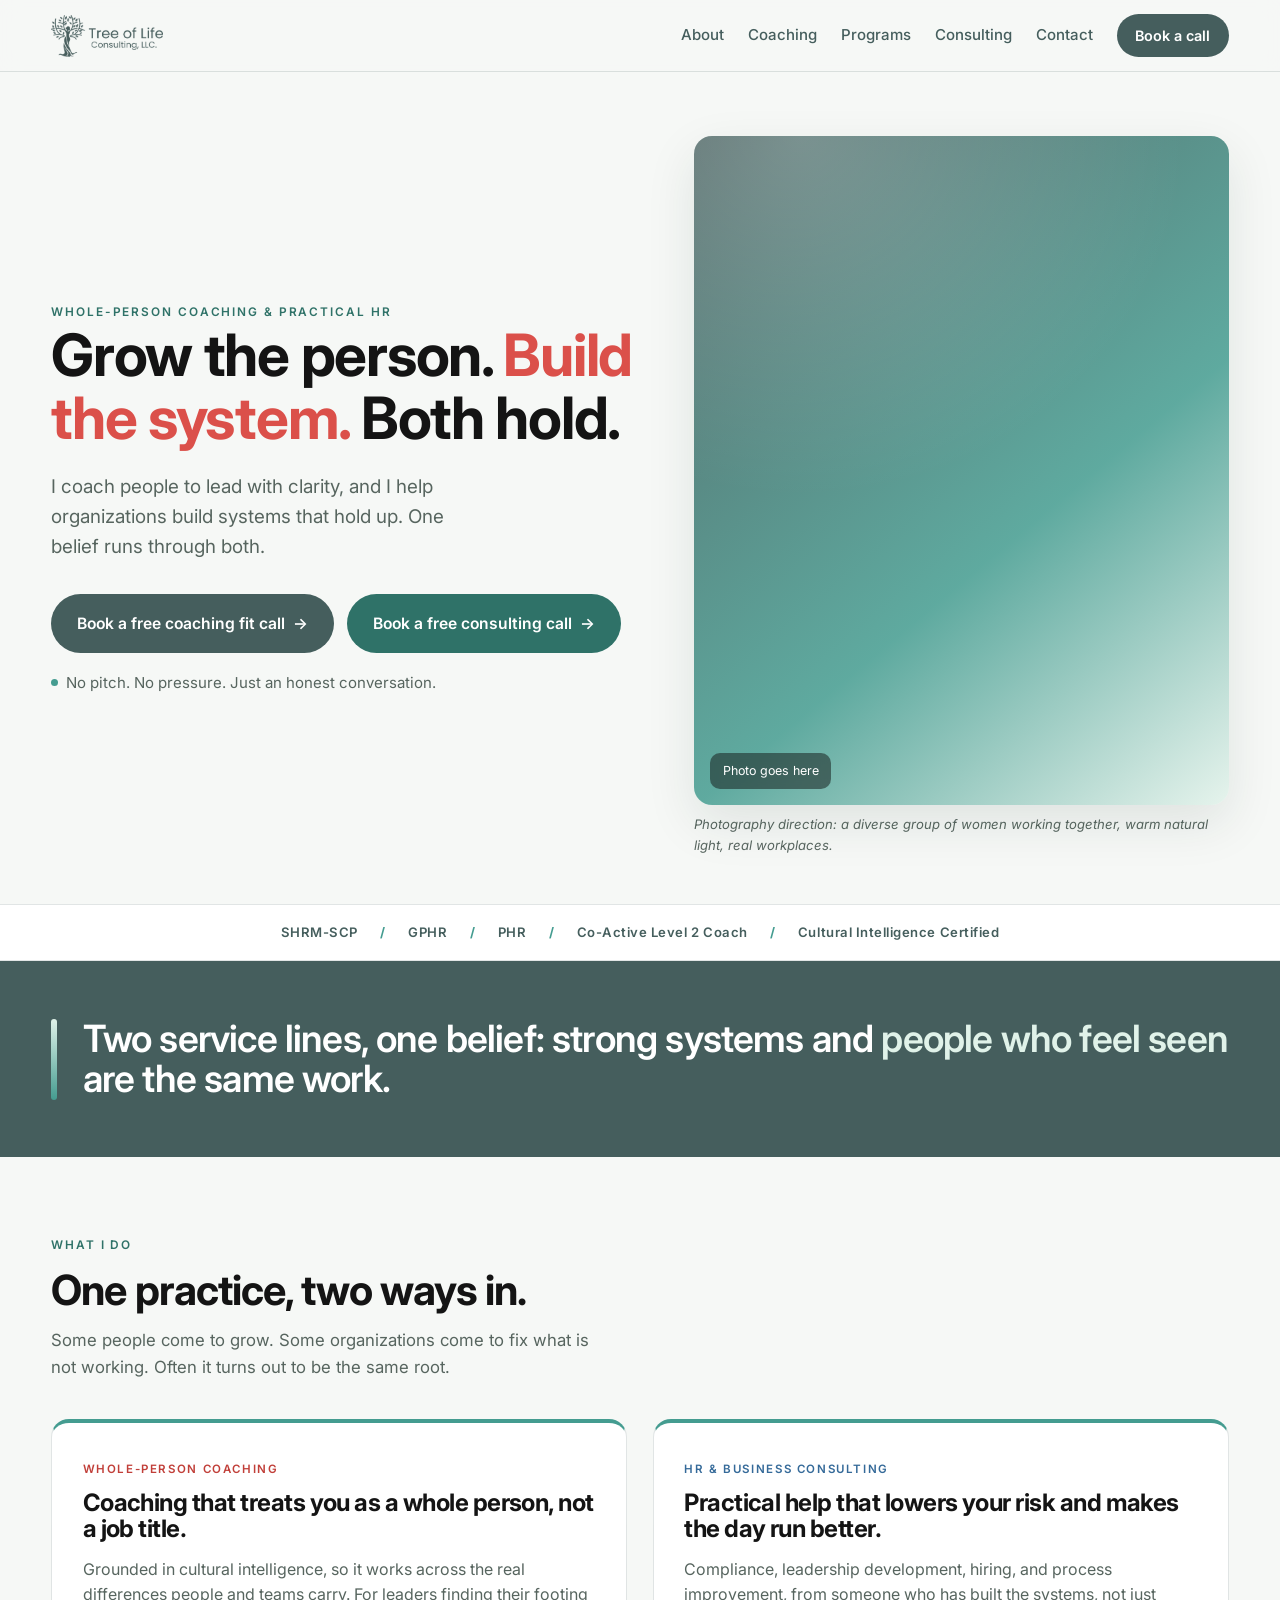
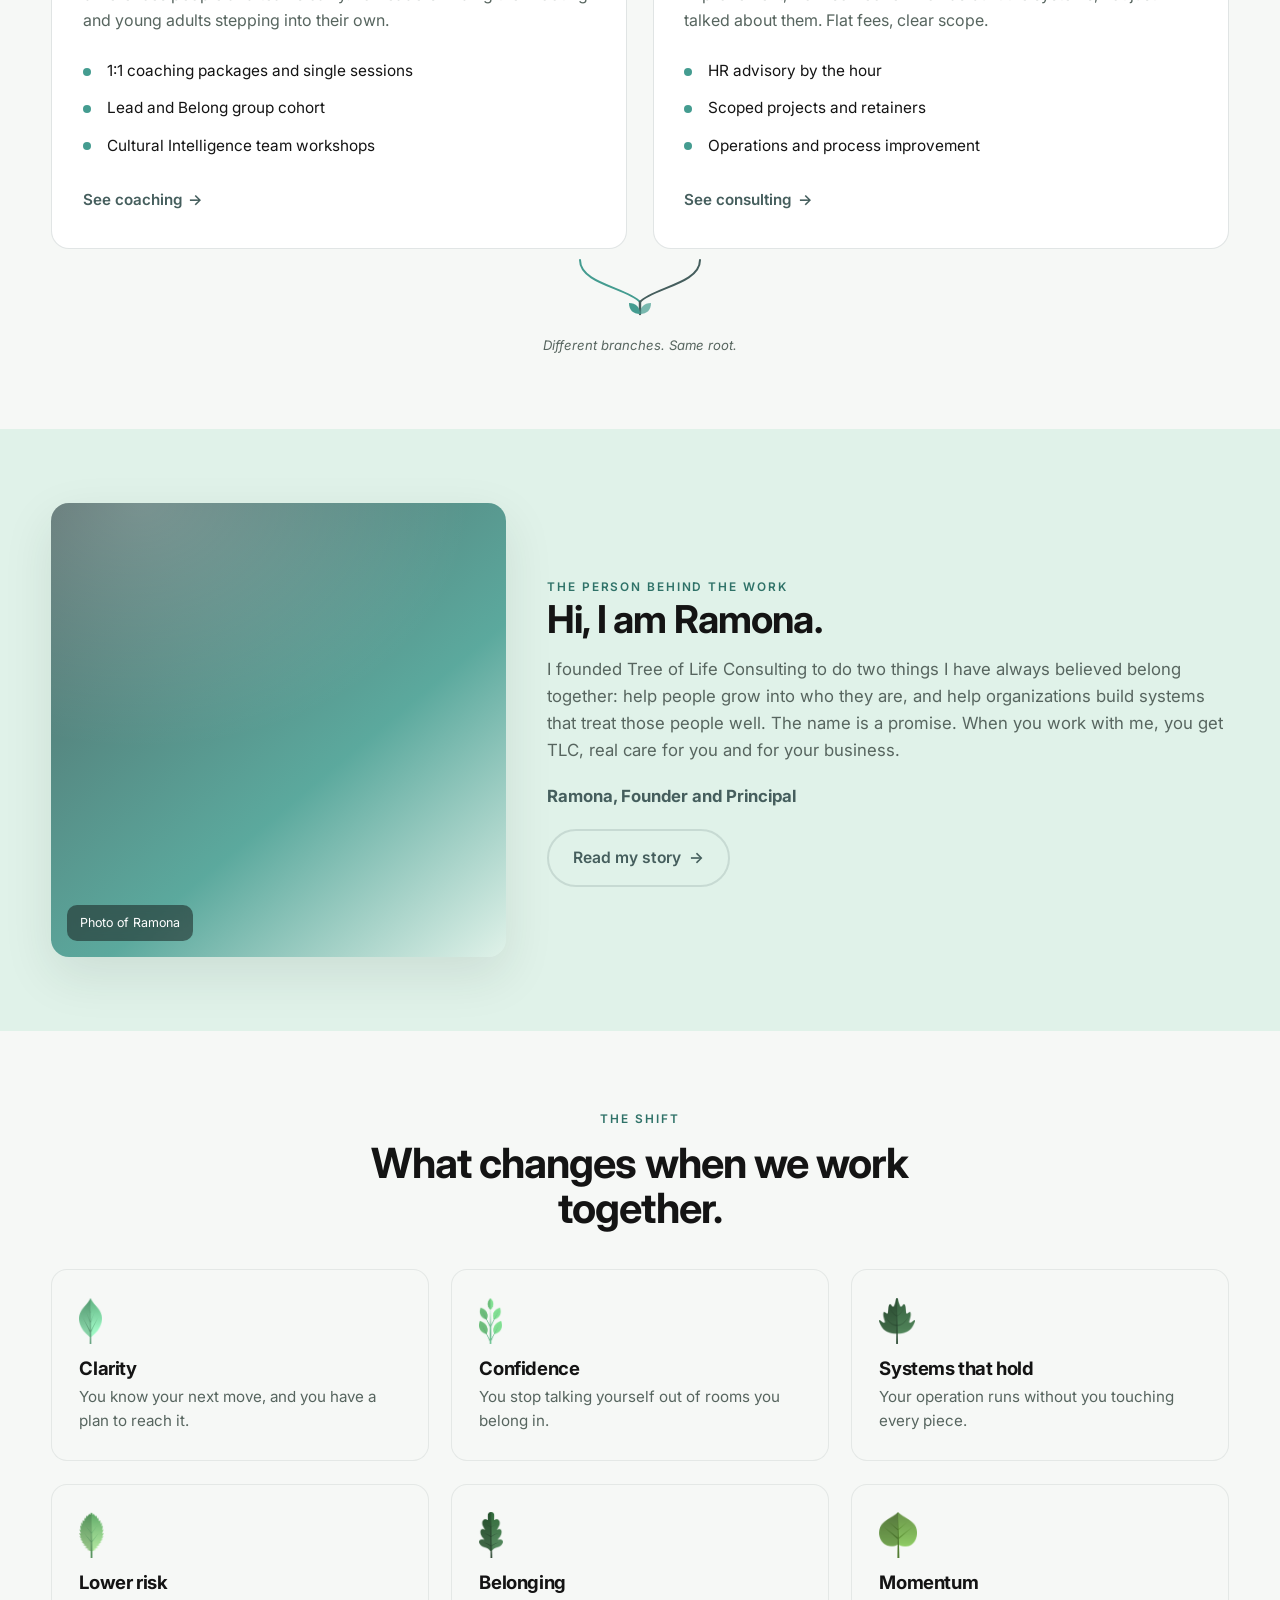
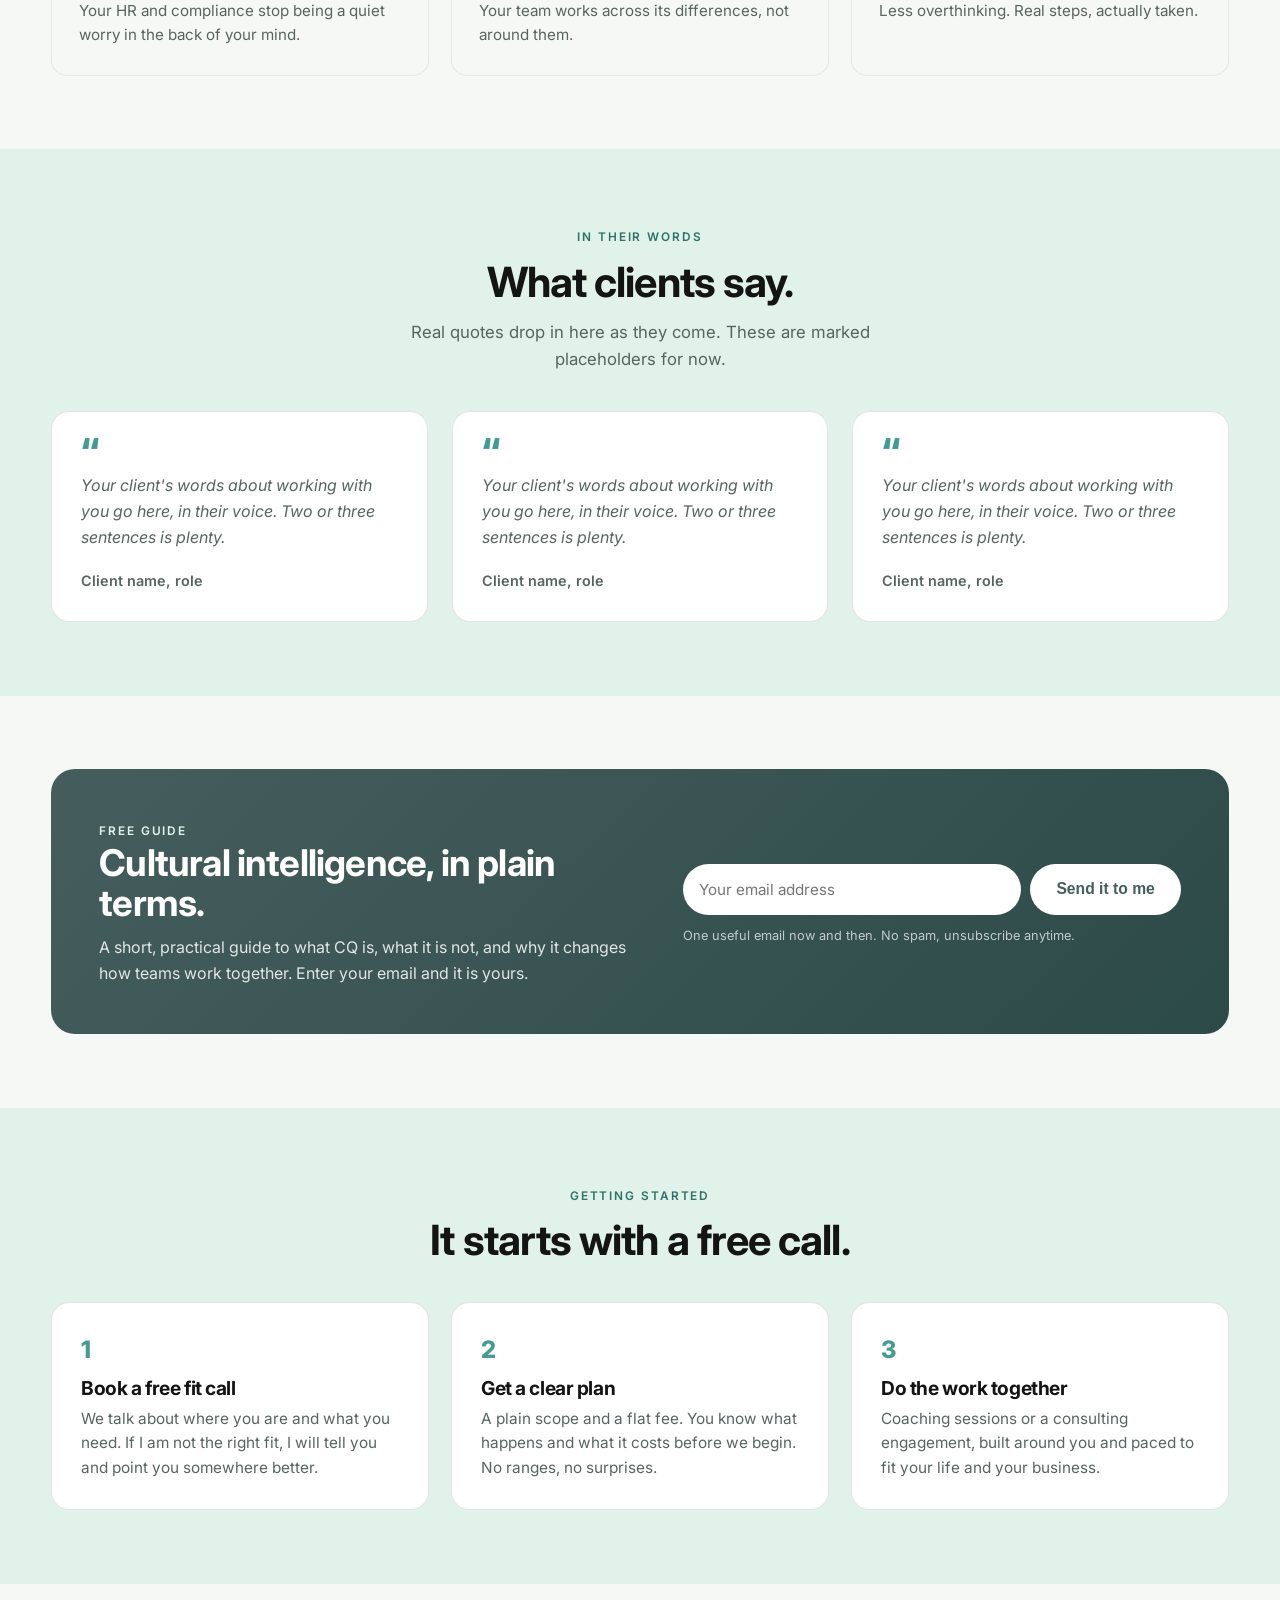
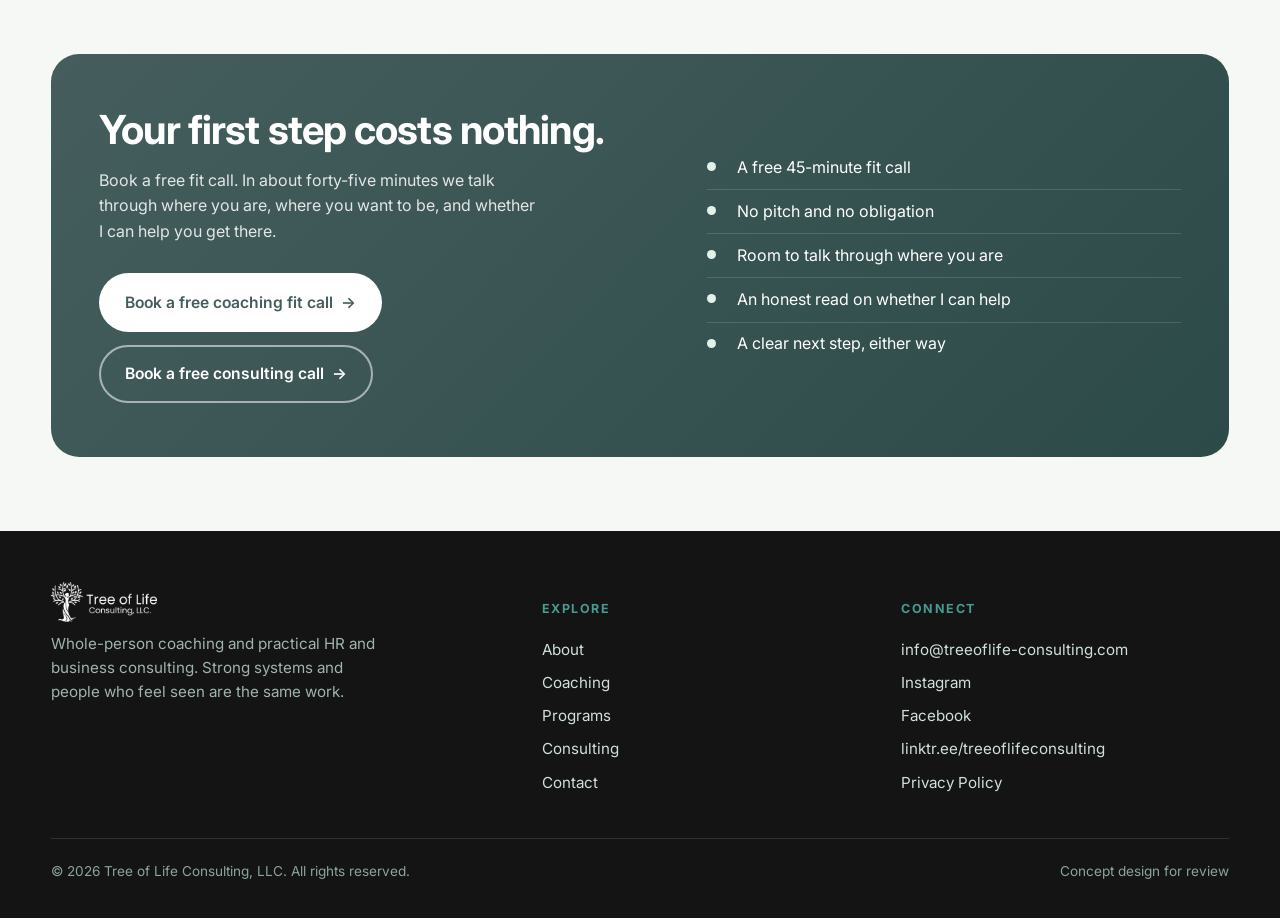
<file: index.html>
<!DOCTYPE html>
<html lang="en">
<head>
<meta charset="UTF-8" />
<meta name="viewport" content="width=device-width, initial-scale=1.0" />
<title>Tree of Life Consulting, LLC | Coaching &amp; Consulting</title>
<meta name="description" content="Tree of Life Consulting: whole-person coaching and practical HR consulting. Grow the person, build the system. Book a free fit call." />
<meta property="og:type" content="website" />
<meta property="og:title" content="Tree of Life Consulting, LLC | Coaching and Consulting" />
<meta property="og:description" content="Tree of Life Consulting: whole-person coaching and practical HR consulting. Grow the person, build the system. Book a free fit call." />
<meta property="og:url" content="https://treeoflife-consulting.com/" />
<meta property="og:image" content="https://treeoflife-consulting.com/assets/logo.png" />
<meta name="twitter:card" content="summary" />
<link rel="icon" type="image/png" href="assets/logo-mark.png" />
<link rel="apple-touch-icon" href="assets/logo-mark.png" />
<meta name="theme-color" content="#455E5D" />
<link rel="preconnect" href="https://fonts.googleapis.com" />
<link rel="preconnect" href="https://fonts.gstatic.com" crossorigin />
<link href="https://fonts.googleapis.com/css2?family=Inter:wght@400;500;600;700;800&display=swap" rel="stylesheet" />
<link rel="stylesheet" href="styles.css" />
</head>
<body>
<a class="skip" href="#main">Skip to content</a>
<div id="preloader" aria-hidden="true"><div class="pl-inner"><div class="pl-ring"></div><img class="pl-logo" src="assets/logo-mark.png" alt=""></div></div>
<header class="nav">
<div class="wrap nav-inner">
<a class="brand" href="index.html" aria-label="Tree of Life Consulting home"><img class="brand-logo" src="assets/logo.png" alt="Tree of Life Consulting, LLC."></a>
<nav class="nav-links" aria-label="Primary">
<a class="link" href="about.html">About</a>
<a class="link" href="coaching.html">Coaching</a>
<a class="link" href="programs.html">Programs</a>
<a class="link" href="consulting.html">Consulting</a>
<a class="link" href="contact.html">Contact</a>
<a class="nav-book" href="booking.html">Book a call</a>
</nav>
<button class="menu-btn" aria-label="Open menu" aria-expanded="false">Menu</button>
</div>
</header>
<section class="hero" id="top"><div class="wrap hero-grid"><div class="reveal"><span class="eyebrow">Whole-person coaching &amp; practical HR</span><h1>Grow the person. <span class="accent">Build the system.</span> Both hold.</h1><p class="hero-lede">I coach people to lead with clarity, and I help organizations build systems that hold up. One belief runs through both.</p><div class="hero-cta"><a class="btn btn-coach" href="coaching.html">Book a free coaching fit call <span class="arrow">&rarr;</span></a><a class="btn btn-consult" href="consulting.html">Book a free consulting call <span class="arrow">&rarr;</span></a></div><p class="hero-note"><span class="dot"></span> No pitch. No pressure. Just an honest conversation.</p></div><div class="reveal"><div class="frame "><div class="photo"><span class="photo-label">Photo goes here</span></div></div><p class="caption">Photography direction: a diverse group of women working together, warm natural light, real workplaces.</p></div></div></section>
<section id="main" class="cred"><div class="wrap"><span>SHRM-SCP</span><span class="sep">/</span><span>GPHR</span><span class="sep">/</span><span>PHR</span><span class="sep">/</span><span>Co-Active Level 2 Coach</span><span class="sep">/</span><span>Cultural Intelligence Certified</span></div></section>
<section class="belief"><div class="wrap reveal"><div class="rule"></div><h2>Two service lines, one belief: strong systems and <em>people who feel seen</em> are the same work.</h2></div></section>
<section class="sec" id="services"><div class="wrap"><div class="sec-head reveal"><span class="eyebrow">What I do</span><h2>One practice, two ways in.</h2><p>Some people come to grow. Some organizations come to fix what is not working. Often it turns out to be the same root.</p></div><div class="lines"><div class="card coach reveal"><span class="tag">Whole-Person Coaching</span><h3>Coaching that treats you as a whole person, not a job title.</h3><p class="body">Grounded in cultural intelligence, so it works across the real differences people and teams carry. For leaders finding their footing and young adults stepping into their own.</p><ul><li>1:1 coaching packages and single sessions</li><li>Lead and Belong group cohort</li><li>Cultural Intelligence team workshops</li></ul><a class="more" href="coaching.html">See coaching <span class="arrow">&rarr;</span></a></div><div class="card consult reveal"><span class="tag">HR &amp; Business Consulting</span><h3>Practical help that lowers your risk and makes the day run better.</h3><p class="body">Compliance, leadership development, hiring, and process improvement, from someone who has built the systems, not just talked about them. Flat fees, clear scope.</p><ul><li>HR advisory by the hour</li><li>Scoped projects and retainers</li><li>Operations and process improvement</li></ul><a class="more" href="consulting.html">See consulting <span class="arrow">&rarr;</span></a></div></div><svg class="root" width="260" height="70" viewBox="0 0 260 70" fill="none" aria-hidden="true"><path d="M70 2C70 26 118 30 130 44" stroke="#449C90" stroke-width="2" fill="none" stroke-linecap="round"/><path d="M190 2C190 26 142 30 130 44" stroke="#455E5D" stroke-width="2" fill="none" stroke-linecap="round"/><path d="M130 44V56" stroke="#455E5D" stroke-width="2.4" stroke-linecap="round"/><path d="M130 56c-7 0-11-4-11-11 7 0 11 4 11 11Z" fill="#449C90"/><path d="M130 56c7 0 11-4 11-11-7 0-11 4-11 11Z" fill="#449C90" opacity="0.7"/></svg><p class="root-label">Different branches. Same root.</p></div></section>
<section class="sec honey founder"><div class="wrap"><div class="reveal"><div class="frame "><div class="photo"><span class="photo-label">Photo of Ramona</span></div></div></div><div class="reveal"><span class="eyebrow">The person behind the work</span><h2>Hi, I am Ramona.</h2><p>I founded Tree of Life Consulting to do two things I have always believed belong together: help people grow into who they are, and help organizations build systems that treat those people well. The name is a promise. When you work with me, you get TLC, real care for you and for your business.</p><p class="sig">Ramona, Founder and Principal</p><a class="btn btn-ghost" href="about.html" style="margin-top:1.2rem;">Read my story <span class="arrow">&rarr;</span></a></div></div></section>
<section class="sec" id="shifts"><div class="wrap"><div class="sec-head center reveal"><span class="eyebrow">The shift</span><h2>What changes when we work together.</h2></div><div class="grid3"><div class="shift reveal"><img src="assets/icon-1.png" alt=""><h3>Clarity</h3><p>You know your next move, and you have a plan to reach it.</p></div><div class="shift reveal"><img src="assets/icon-2.png" alt=""><h3>Confidence</h3><p>You stop talking yourself out of rooms you belong in.</p></div><div class="shift reveal"><img src="assets/icon-3.png" alt=""><h3>Systems that hold</h3><p>Your operation runs without you touching every piece.</p></div><div class="shift reveal"><img src="assets/icon-4.png" alt=""><h3>Lower risk</h3><p>Your HR and compliance stop being a quiet worry in the back of your mind.</p></div><div class="shift reveal"><img src="assets/icon-5.png" alt=""><h3>Belonging</h3><p>Your team works across its differences, not around them.</p></div><div class="shift reveal"><img src="assets/icon-6.png" alt=""><h3>Momentum</h3><p>Less overthinking. Real steps, actually taken.</p></div></div></div></section>
<section class="sec honey"><div class="wrap"><div class="sec-head center reveal"><span class="eyebrow">In their words</span><h2>What clients say.</h2><p>Real quotes drop in here as they come. These are marked placeholders for now.</p></div><div class="quotes"><div class="quote ph reveal"><div class="mark">&ldquo;</div><p>Your client's words about working with you go here, in their voice. Two or three sentences is plenty.</p><div class="who">Client name, role</div></div><div class="quote ph reveal"><div class="mark">&ldquo;</div><p>Your client's words about working with you go here, in their voice. Two or three sentences is plenty.</p><div class="who">Client name, role</div></div><div class="quote ph reveal"><div class="mark">&ldquo;</div><p>Your client's words about working with you go here, in their voice. Two or three sentences is plenty.</p><div class="who">Client name, role</div></div></div></div></section>
<section class="sec"><div class="wrap reveal"><div class="magnet"><div class="wrap2"><div><span class="eyebrow" style="color:var(--honeydew);">Free guide</span><h2>Cultural intelligence, in plain terms.</h2><p>A short, practical guide to what CQ is, what it is not, and why it changes how teams work together. Enter your email and it is yours.</p></div><div><p id="guide-success" role="status" hidden style="background:rgba(255,255,255,0.14);border:1px solid rgba(255,255,255,0.35);border-radius:12px;padding:0.9rem 1.1rem;margin-bottom:0.8rem;font-size:0.95rem;">Request received. You will get the guide within two business days.</p><form class="form" name="guide" method="POST" data-netlify="true" netlify-honeypot="bot-field" action="/index.html?guide=ok"><input type="hidden" name="form-name" value="guide"><p hidden style="display:none;"><label>Don’t fill this out: <input name="bot-field"></label></p><input type="email" name="email" placeholder="Your email address" aria-label="Your email address" required autocomplete="email"><button class="btn" type="submit">Send it to me</button></form><p class="fineprint">One useful email now and then. No spam, unsubscribe anytime.</p></div></div></div></div></section>
<section class="sec honey" id="how"><div class="wrap"><div class="sec-head center reveal"><span class="eyebrow">Getting started</span><h2>It starts with a free call.</h2></div><div class="grid3"><div class="step reveal"><div class="n">1</div><h3>Book a free fit call</h3><p>We talk about where you are and what you need. If I am not the right fit, I will tell you and point you somewhere better.</p></div><div class="step reveal"><div class="n">2</div><h3>Get a clear plan</h3><p>A plain scope and a flat fee. You know what happens and what it costs before we begin. No ranges, no surprises.</p></div><div class="step reveal"><div class="n">3</div><h3>Do the work together</h3><p>Coaching sessions or a consulting engagement, built around you and paced to fit your life and your business.</p></div></div></div></section>
<section class="final" id="book"><div class="wrap reveal"><div class="final-card"><div class="final-grid"><div><h2>Your first step costs nothing.</h2><p>Book a free fit call. In about forty-five minutes we talk through where you are, where you want to be, and whether I can help you get there.</p><div class="final-cta"><a class="btn btn-coach" href="#">Book a free coaching fit call <span class="arrow">&rarr;</span></a><a class="btn btn-consult" href="#">Book a free consulting call <span class="arrow">&rarr;</span></a></div></div><ul class="cta-list"><li>A free 45-minute fit call</li><li>No pitch and no obligation</li><li>Room to talk through where you are</li><li>An honest read on whether I can help</li><li>A clear next step, either way</li></ul></div></div></div></section>
<footer>
<div class="wrap">
<div class="foot-grid">
<div><img class="foot-logo" src="assets/logo-footer.png" alt="Tree of Life Consulting, LLC."><p class="blurb">Whole-person coaching and practical HR and business consulting. Strong systems and people who feel seen are the same work.</p></div>
<div class="foot-col"><h4>Explore</h4><a href="about.html">About</a><a href="coaching.html">Coaching</a><a href="programs.html">Programs</a><a href="consulting.html">Consulting</a><a href="contact.html">Contact</a></div>
<div class="foot-col"><h4>Connect</h4><a href="mailto:info@treeoflife-consulting.com">info@treeoflife-consulting.com</a><a href="https://www.instagram.com/treeoflifeconsulting/">Instagram</a><a href="https://www.facebook.com/TreeofLifeConsulting">Facebook</a><a href="https://linktr.ee/treeoflifeconsulting">linktr.ee/treeoflifeconsulting</a><a href="privacy.html">Privacy Policy</a></div>
</div>
<div class="foot-bottom"><span>&copy; 2026 Tree of Life Consulting, LLC. All rights reserved.</span><span>Concept design for review</span></div>
</div>
</footer>
<script src="main.js" defer></script>
<script>

(function(){try{var q=new URLSearchParams(window.location.search);if(q.get("guide")==="ok"){var s=document.getElementById("guide-success");if(s){s.hidden=false;s.scrollIntoView({behavior:"smooth",block:"center"});}}}catch(e){}})();
</script>
</body>
</html>
</file>
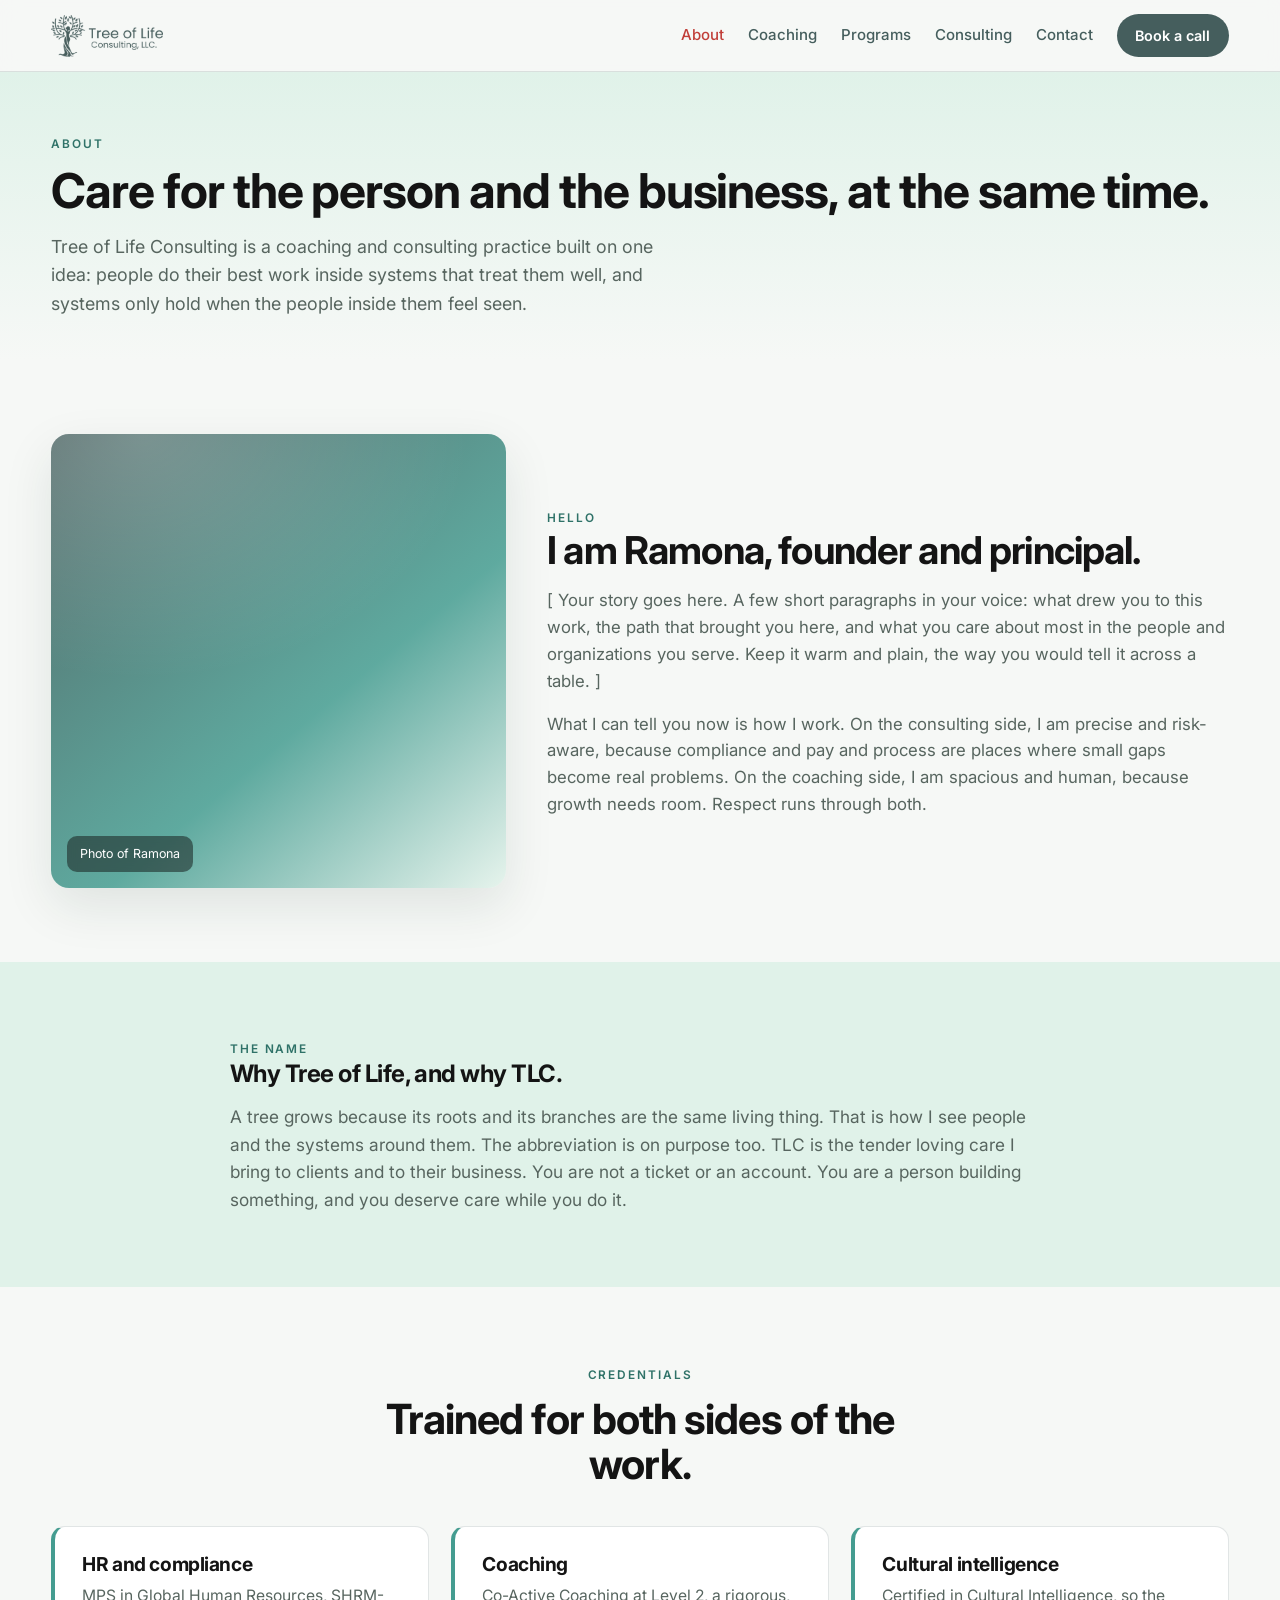
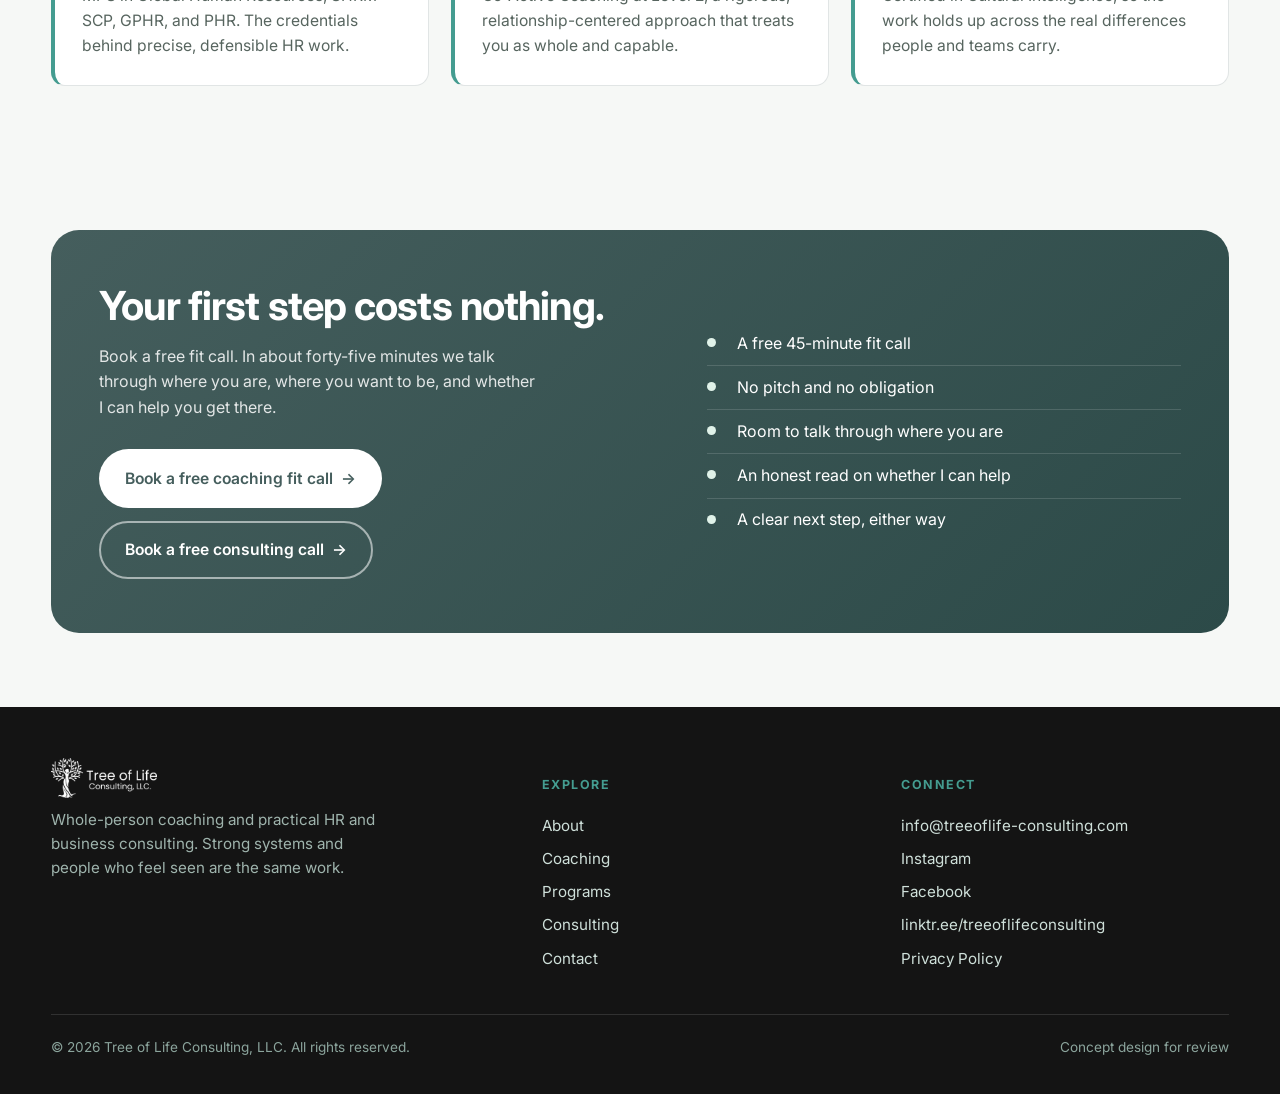
<file: about.html>
<!DOCTYPE html>
<html lang="en">
<head>
<meta charset="UTF-8" />
<meta name="viewport" content="width=device-width, initial-scale=1.0" />
<title>About | Tree of Life Consulting, LLC</title>
<meta name="description" content="Meet Ramona, founder of Tree of Life Consulting: coaching and HR consulting built on care for people and for business." />
<meta property="og:type" content="website" />
<meta property="og:title" content="About | Tree of Life Consulting, LLC" />
<meta property="og:description" content="Meet Ramona, founder of Tree of Life Consulting: coaching and HR consulting built on care for people and for business." />
<meta property="og:url" content="https://treeoflife-consulting.com/about.html" />
<meta property="og:image" content="https://treeoflife-consulting.com/assets/logo.png" />
<meta name="twitter:card" content="summary" />
<link rel="icon" type="image/png" href="assets/logo-mark.png" />
<link rel="apple-touch-icon" href="assets/logo-mark.png" />
<meta name="theme-color" content="#455E5D" />
<link rel="preconnect" href="https://fonts.googleapis.com" />
<link rel="preconnect" href="https://fonts.gstatic.com" crossorigin />
<link href="https://fonts.googleapis.com/css2?family=Inter:wght@400;500;600;700;800&display=swap" rel="stylesheet" />
<link rel="stylesheet" href="styles.css" />
</head>
<body>
<a class="skip" href="#main">Skip to content</a>
<div id="preloader" aria-hidden="true"><div class="pl-inner"><div class="pl-ring"></div><img class="pl-logo" src="assets/logo-mark.png" alt=""></div></div>
<header class="nav">
<div class="wrap nav-inner">
<a class="brand" href="index.html" aria-label="Tree of Life Consulting home"><img class="brand-logo" src="assets/logo.png" alt="Tree of Life Consulting, LLC."></a>
<nav class="nav-links" aria-label="Primary">
<a class="link active" href="about.html">About</a>
<a class="link" href="coaching.html">Coaching</a>
<a class="link" href="programs.html">Programs</a>
<a class="link" href="consulting.html">Consulting</a>
<a class="link" href="contact.html">Contact</a>
<a class="nav-book" href="booking.html">Book a call</a>
</nav>
<button class="menu-btn" aria-label="Open menu" aria-expanded="false">Menu</button>
</div>
</header>
<section id="main" class="page-hero"><div class="wrap reveal"><span class="eyebrow">About</span><h1>Care for the person and the business, at the same time.</h1><p>Tree of Life Consulting is a coaching and consulting practice built on one idea: people do their best work inside systems that treat them well, and systems only hold when the people inside them feel seen.</p></div></section>
<section class="sec founder"><div class="wrap"><div class="reveal"><div class="frame "><div class="photo"><span class="photo-label">Photo of Ramona</span></div></div></div><div class="reveal"><span class="eyebrow">Hello</span><h2>I am Ramona, founder and principal.</h2><p>[ Your story goes here. A few short paragraphs in your voice: what drew you to this work, the path that brought you here, and what you care about most in the people and organizations you serve. Keep it warm and plain, the way you would tell it across a table. ]</p><p>What I can tell you now is how I work. On the consulting side, I am precise and risk-aware, because compliance and pay and process are places where small gaps become real problems. On the coaching side, I am spacious and human, because growth needs room. Respect runs through both.</p></div></div></section>
<section class="sec honey"><div class="narrow reveal"><span class="eyebrow">The name</span><h2>Why Tree of Life, and why TLC.</h2><p style="color:var(--muted);margin-top:1rem;font-size:1.08rem;">A tree grows because its roots and its branches are the same living thing. That is how I see people and the systems around them. The abbreviation is on purpose too. TLC is the tender loving care I bring to clients and to their business. You are not a ticket or an account. You are a person building something, and you deserve care while you do it.</p></div></section>
<section class="sec"><div class="wrap"><div class="sec-head center reveal"><span class="eyebrow">Credentials</span><h2>Trained for both sides of the work.</h2></div><div class="grid3"><div class="tile reveal"><h3>HR and compliance</h3><p>MPS in Global Human Resources, SHRM-SCP, GPHR, and PHR. The credentials behind precise, defensible HR work.</p></div><div class="tile reveal"><h3>Coaching</h3><p>Co-Active Coaching at Level 2, a rigorous, relationship-centered approach that treats you as whole and capable.</p></div><div class="tile reveal"><h3>Cultural intelligence</h3><p>Certified in Cultural Intelligence, so the work holds up across the real differences people and teams carry.</p></div></div></div></section>
<section class="final" id="book"><div class="wrap reveal"><div class="final-card"><div class="final-grid"><div><h2>Your first step costs nothing.</h2><p>Book a free fit call. In about forty-five minutes we talk through where you are, where you want to be, and whether I can help you get there.</p><div class="final-cta"><a class="btn btn-coach" href="#">Book a free coaching fit call <span class="arrow">&rarr;</span></a><a class="btn btn-consult" href="#">Book a free consulting call <span class="arrow">&rarr;</span></a></div></div><ul class="cta-list"><li>A free 45-minute fit call</li><li>No pitch and no obligation</li><li>Room to talk through where you are</li><li>An honest read on whether I can help</li><li>A clear next step, either way</li></ul></div></div></div></section>
<footer>
<div class="wrap">
<div class="foot-grid">
<div><img class="foot-logo" src="assets/logo-footer.png" alt="Tree of Life Consulting, LLC."><p class="blurb">Whole-person coaching and practical HR and business consulting. Strong systems and people who feel seen are the same work.</p></div>
<div class="foot-col"><h4>Explore</h4><a href="about.html">About</a><a href="coaching.html">Coaching</a><a href="programs.html">Programs</a><a href="consulting.html">Consulting</a><a href="contact.html">Contact</a></div>
<div class="foot-col"><h4>Connect</h4><a href="mailto:info@treeoflife-consulting.com">info@treeoflife-consulting.com</a><a href="https://www.instagram.com/treeoflifeconsulting/">Instagram</a><a href="https://www.facebook.com/TreeofLifeConsulting">Facebook</a><a href="https://linktr.ee/treeoflifeconsulting">linktr.ee/treeoflifeconsulting</a><a href="privacy.html">Privacy Policy</a></div>
</div>
<div class="foot-bottom"><span>&copy; 2026 Tree of Life Consulting, LLC. All rights reserved.</span><span>Concept design for review</span></div>
</div>
</footer>
<script src="main.js" defer></script>
</body>
</html>
</file>
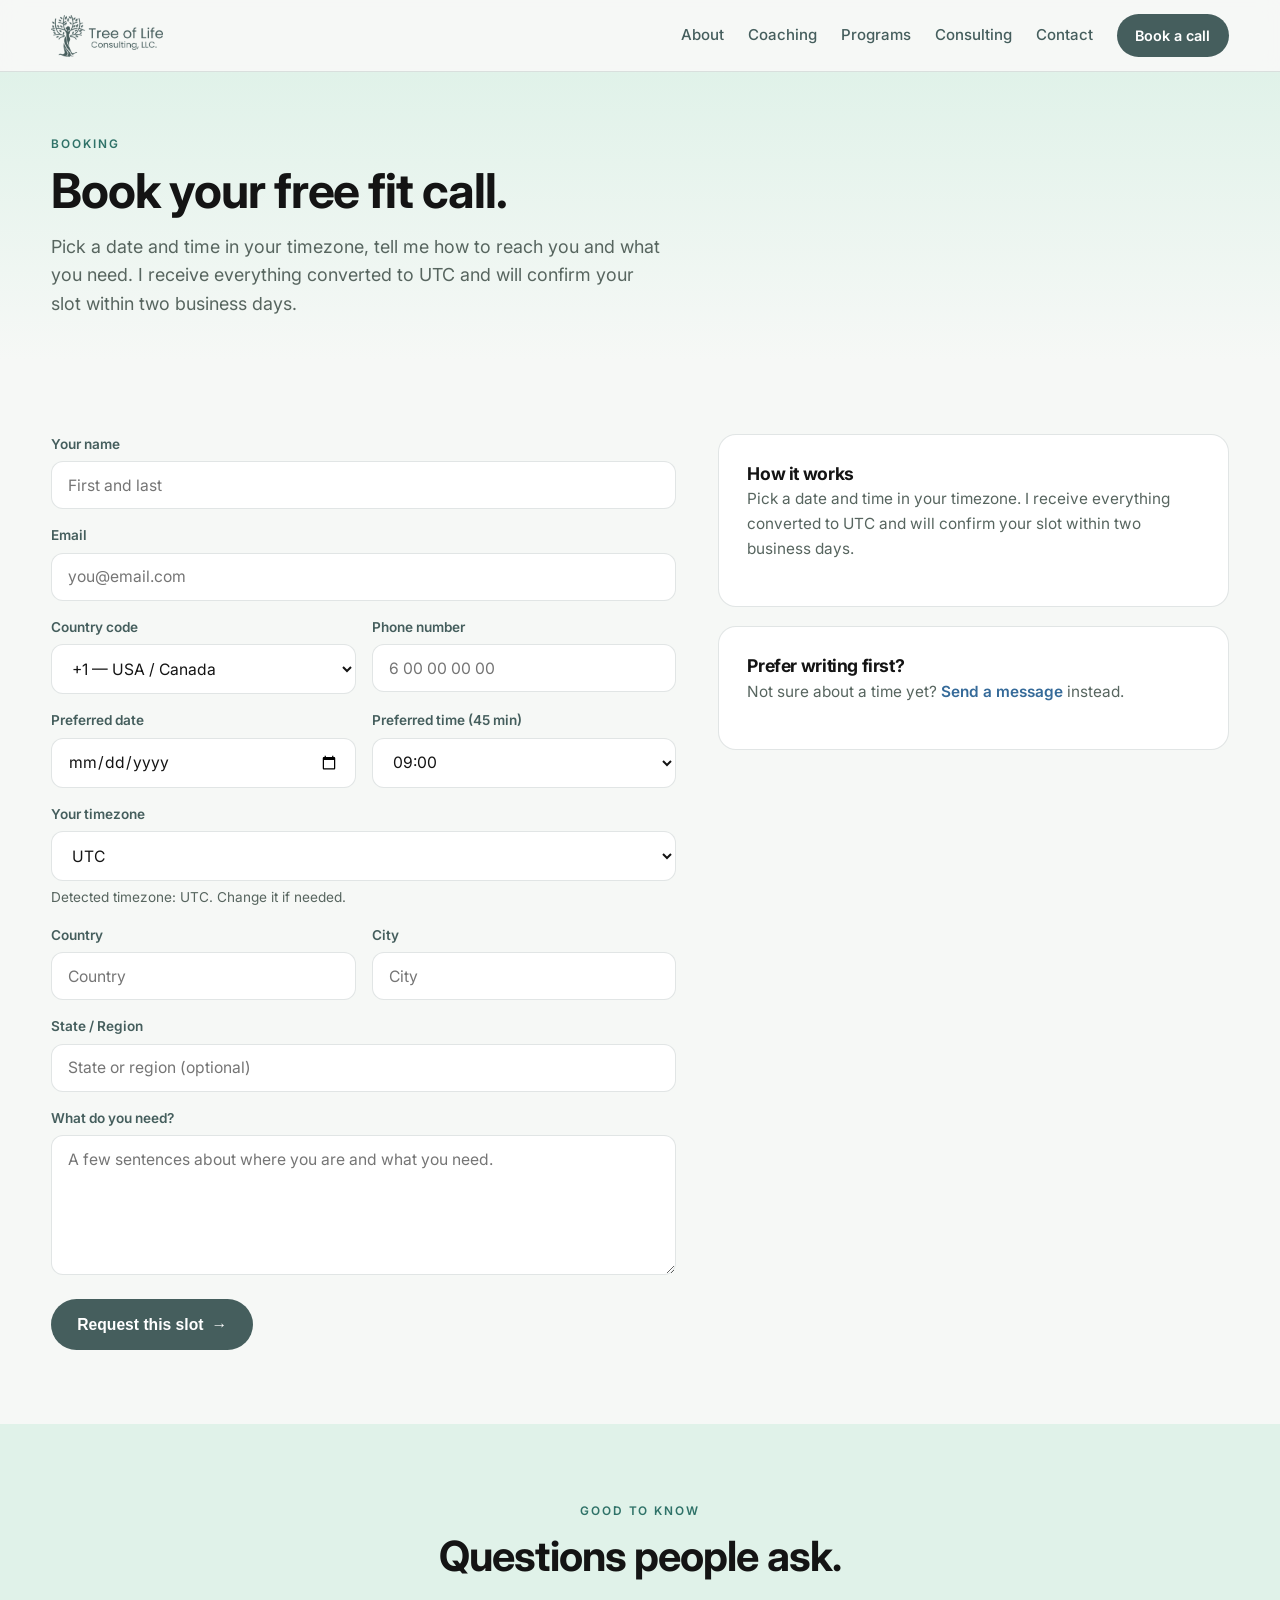
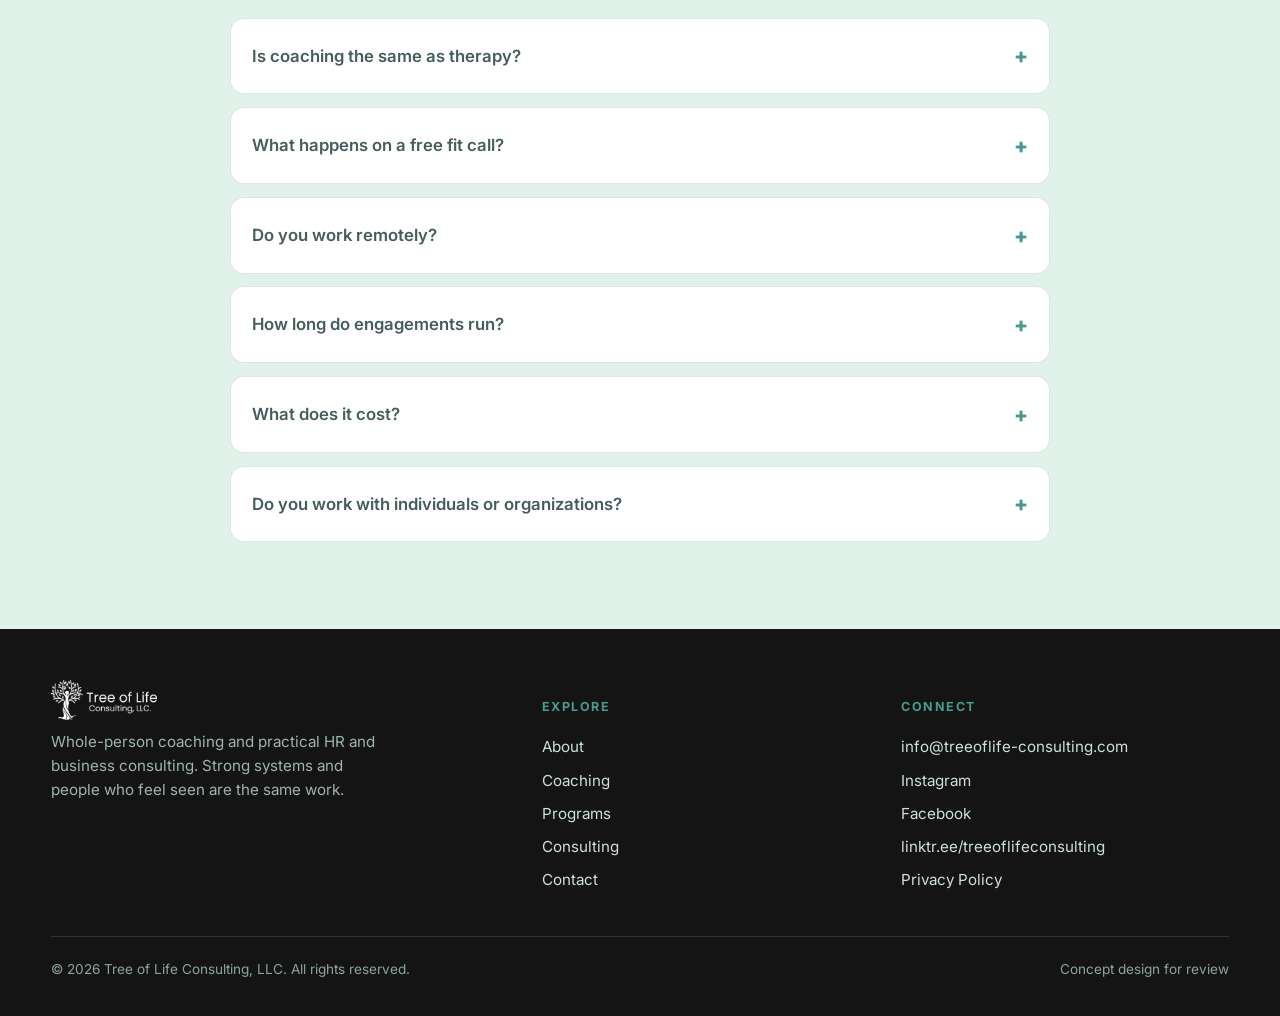
<file: booking.html>
<!DOCTYPE html>
<html lang="en">
<head>
<meta charset="UTF-8" />
<meta name="viewport" content="width=device-width, initial-scale=1.0" />
<title>Book a call | Tree of Life Consulting, LLC</title>
<meta name="description" content="Book a free 45-minute fit call: pick a date and time in your timezone. Confirmation within two business days." />
<meta property="og:type" content="website" />
<meta property="og:title" content="Book a call | Tree of Life Consulting, LLC" />
<meta property="og:description" content="Book a free 45-minute fit call: pick a date and time in your timezone. Confirmation within two business days." />
<meta property="og:url" content="https://treeoflife-consulting.com/booking.html" />
<meta property="og:image" content="https://treeoflife-consulting.com/assets/logo.png" />
<meta name="twitter:card" content="summary" />
<link rel="icon" type="image/png" href="assets/logo-mark.png" />
<link rel="apple-touch-icon" href="assets/logo-mark.png" />
<meta name="theme-color" content="#455E5D" />
<link rel="preconnect" href="https://fonts.googleapis.com" />
<link rel="preconnect" href="https://fonts.gstatic.com" crossorigin />
<link href="https://fonts.googleapis.com/css2?family=Inter:wght@400;500;600;700;800&display=swap" rel="stylesheet" />
<link rel="stylesheet" href="styles.css" />
</head>
<body>
<a class="skip" href="#main">Skip to content</a>
<div id="preloader" aria-hidden="true"><div class="pl-inner"><div class="pl-ring"></div><img class="pl-logo" src="assets/logo-mark.png" alt=""></div></div>
<header class="nav">
<div class="wrap nav-inner">
<a class="brand" href="index.html" aria-label="Tree of Life Consulting home"><img class="brand-logo" src="assets/logo.png" alt="Tree of Life Consulting, LLC."></a>
<nav class="nav-links" aria-label="Primary">
<a class="link" href="about.html">About</a>
<a class="link" href="coaching.html">Coaching</a>
<a class="link" href="programs.html">Programs</a>
<a class="link" href="consulting.html">Consulting</a>
<a class="link" href="contact.html">Contact</a>
<a class="nav-book" href="booking.html">Book a call</a>
</nav>
<button class="menu-btn" aria-label="Open menu" aria-expanded="false">Menu</button>
</div>
</header>
<section class="page-hero" id="book"><div class="wrap reveal"><span class="eyebrow">Booking</span><h1>Book your free fit call.</h1><p>Pick a date and time in your timezone, tell me how to reach you and what you need. I receive everything converted to UTC and will confirm your slot within two business days.</p></div></section>
<section id="main" class="sec"><div class="wrap contact-grid"><div class="reveal"><div class="form-success" id="book-success" role="status" hidden style="background:#fff;border:1px solid var(--line);border-left:4px solid var(--pine);border-radius:14px;padding:1.4rem 1.5rem;margin-bottom:1.2rem;"><strong style="color:var(--feldgrau);">Request received. Thank you.</strong><p style="color:var(--muted);font-size:0.96rem;margin-top:0.3rem;">I confirm your slot within two business days. Your time is stored in UTC.</p></div><form name="booking" method="POST" data-netlify="true" netlify-honeypot="bot-field" action="/booking.html?booked=1" id="booking-form"><input type="hidden" name="form-name" value="booking"><p hidden style="display:none;"><label>Don’t fill this out: <input name="bot-field"></label></p><div class="field"><label for="b-name">Your name</label><input id="b-name" name="name" type="text" placeholder="First and last" required autocomplete="name"></div><div class="field"><label for="b-email">Email</label><input id="b-email" name="email" type="email" placeholder="you@email.com" required autocomplete="email"></div><div class="frow"><div class="field"><label for="b-prefix">Country code</label><select id="b-prefix" name="phone_prefix"><option value="+1" selected>+1 — USA / Canada</option><option value="+33">+33 — France</option><option value="+32">+32 — Belgium</option><option value="+41">+41 — Switzerland</option><option value="+44">+44 — UK</option><option value="+225">+225 — Côte d’Ivoire</option><option value="+221">+221 — Senegal</option><option value="+237">+237 — Cameroon</option><option value="+243">+243 — DR Congo</option><option value="+234">+234 — Nigeria</option><option value="+212">+212 — Morocco</option><option value="+91">+91 — India</option></select></div><div class="field"><label for="b-phone">Phone number</label><input id="b-phone" name="phone" type="tel" placeholder="6 00 00 00 00" required autocomplete="tel"></div></div><div class="frow"><div class="field"><label for="b-date">Preferred date</label><input id="b-date" name="date" type="date" required></div><div class="field"><label for="b-time">Preferred time (45 min)</label><select id="b-time" name="time" required><option value="09:00">09:00</option><option value="09:45">09:45</option><option value="10:30">10:30</option><option value="11:15">11:15</option><option value="13:00">13:00</option><option value="13:45">13:45</option><option value="14:30">14:30</option><option value="15:15">15:15</option><option value="16:00">16:00</option></select></div></div><div class="field"><label for="b-tz">Your timezone</label><select id="b-tz" name="timezone" required></select><p class="tz-note" id="tz-note"></p></div><div class="frow"><div class="field"><label for="b-country">Country</label><input id="b-country" name="country" type="text" placeholder="Country" required autocomplete="country"></div><div class="field"><label for="b-city">City</label><input id="b-city" name="city" type="text" placeholder="City" required autocomplete="address-level2"></div></div><div class="field"><label for="b-region">State / Region</label><input id="b-region" name="region" type="text" placeholder="State or region (optional)" autocomplete="address-level1"></div><div class="field"><label for="b-message">What do you need?</label><textarea id="b-message" name="message" placeholder="A few sentences about where you are and what you need." required></textarea></div><input type="hidden" id="b-utc" name="utc_datetime" value=""><button class="btn btn-coach" type="submit">Request this slot <span class="arrow">&rarr;</span></button></form></div><div class="reveal"><div class="cdetail"><h3>How it works</h3><p>Pick a date and time in your timezone. I receive everything converted to UTC and will confirm your slot within two business days.</p></div><div class="cdetail" style="margin-top:1.2rem;"><h3>Prefer writing first?</h3><p>Not sure about a time yet? <a class="email" href="contact.html">Send a message</a> instead.</p></div></div></div></section>
<section class="sec honey"><div class="narrow"><div class="sec-head center reveal"><span class="eyebrow">Good to know</span><h2>Questions people ask.</h2></div><div class="faq reveal"><details><summary>Is coaching the same as therapy?</summary><p>No. Coaching is forward-looking and works with you as someone already whole and capable. It is not treatment for a mental health condition. If something calls for a therapist, I will say so and help you find the right support.</p></details><details><summary>What happens on a free fit call?</summary><p>We spend about forty-five minutes talking through where you are and what you need. There is no pitch. If I am the right fit, we talk about next steps. If I am not, I will point you somewhere better.</p></details><details><summary>Do you work remotely?</summary><p>Yes. Coaching and much of the consulting work happen remotely, and I work in person where it makes sense.</p></details><details><summary>How long do engagements run?</summary><p>It depends on the work. Coaching ranges from a single session to a longer arc. Consulting can be a few hours, a scoped project, or an ongoing retainer. We settle on the shape together.</p></details><details><summary>What does it cost?</summary><p>Flat fees, shared with you upfront. No ranges and no surprises. You know what happens and what it costs before we begin.</p></details><details><summary>Do you work with individuals or organizations?</summary><p>Both. Individuals come for coaching and programs. Organizations come for consulting and team workshops. The through-line is the same.</p></details></div></div></section>
<footer>
<div class="wrap">
<div class="foot-grid">
<div><img class="foot-logo" src="assets/logo-footer.png" alt="Tree of Life Consulting, LLC."><p class="blurb">Whole-person coaching and practical HR and business consulting. Strong systems and people who feel seen are the same work.</p></div>
<div class="foot-col"><h4>Explore</h4><a href="about.html">About</a><a href="coaching.html">Coaching</a><a href="programs.html">Programs</a><a href="consulting.html">Consulting</a><a href="contact.html">Contact</a></div>
<div class="foot-col"><h4>Connect</h4><a href="mailto:info@treeoflife-consulting.com">info@treeoflife-consulting.com</a><a href="https://www.instagram.com/treeoflifeconsulting/">Instagram</a><a href="https://www.facebook.com/TreeofLifeConsulting">Facebook</a><a href="https://linktr.ee/treeoflifeconsulting">linktr.ee/treeoflifeconsulting</a><a href="privacy.html">Privacy Policy</a></div>
</div>
<div class="foot-bottom"><span>&copy; 2026 Tree of Life Consulting, LLC. All rights reserved.</span><span>Concept design for review</span></div>
</div>
</footer>
<script src="main.js" defer></script>
<script>

(function(){try{var q=new URLSearchParams(window.location.search);if(q.get("booked")==="1"){var s=document.getElementById("book-success");if(s){s.hidden=false;s.scrollIntoView({behavior:"smooth",block:"center"});}}}catch(e){}})();
(function(){
  var tzSel=document.getElementById("b-tz"),tzNote=document.getElementById("tz-note"),
      dateEl=document.getElementById("b-date"),timeEl=document.getElementById("b-time"),
      utcEl=document.getElementById("b-utc"),form=document.getElementById("booking-form");
  if(!tzSel||!form)return;
  var zones=["UTC","America/New_York","America/Chicago","America/Denver","America/Los_Angeles","America/Anchorage","Pacific/Honolulu","America/Toronto","America/Sao_Paulo","Europe/London","Europe/Paris","Europe/Berlin","Africa/Abidjan","Africa/Lagos","Africa/Cairo","Africa/Nairobi","Asia/Dubai","Asia/Karachi","Asia/Kolkata","Asia/Bangkok","Asia/Singapore","Asia/Tokyo","Australia/Sydney","Pacific/Auckland"];
  var detected="UTC";
  try{detected=Intl.DateTimeFormat().resolvedOptions().timeZone||"UTC";}catch(e){}
  if(zones.indexOf(detected)===-1){zones.unshift(detected);}
  zones.forEach(function(z){var o=document.createElement("option");o.value=z;o.textContent=z.replace(/_/g," ");tzSel.appendChild(o);});
  tzSel.value=detected;
  if(tzNote){tzNote.textContent="Detected timezone: "+detected+". Change it if needed.";}
  tzSel.addEventListener("change",function(){if(tzNote){tzNote.textContent="Selected timezone: "+tzSel.value+".";}});
  try{var t=new Date();dateEl.min=t.getFullYear()+"-"+String(t.getMonth()+1).padStart(2,"0")+"-"+String(t.getDate()).padStart(2,"0");}catch(e){}
  function tzOffsetMinutes(date,tz){
    try{
      var dtf=new Intl.DateTimeFormat("en-US",{timeZone:tz,hour12:false,year:"numeric",month:"2-digit",day:"2-digit",hour:"2-digit",minute:"2-digit",second:"2-digit"});
      var p={};dtf.formatToParts(date).forEach(function(x){p[x.type]=x.value;});
      var asUTC=Date.UTC(+p.year,+p.month-1,+p.day,(+p.hour)%24,+p.minute,+p.second);
      return (asUTC-date.getTime())/60000;
    }catch(e){return 0;}
  }
  function zonedToUtc(dateStr,timeStr,tz){
    var d=dateStr.split("-"),t=timeStr.split(":");
    var y=+d[0],m=+d[1],day=+d[2],h=+t[0],mi=+t[1];
    var utc=Date.UTC(y,m-1,day,h,mi);
    for(var i=0;i<2;i++){utc=Date.UTC(y,m-1,day,h,mi)-tzOffsetMinutes(new Date(utc),tz)*60000;}
    return new Date(utc);
  }
  form.addEventListener("submit",function(){
    try{
      if(!dateEl.value||!timeEl.value)return;
      utcEl.value=zonedToUtc(dateEl.value,timeEl.value,tzSel.value).toISOString();
    }catch(e){}
  });
})();
</script>
</body>
</html>
</file>
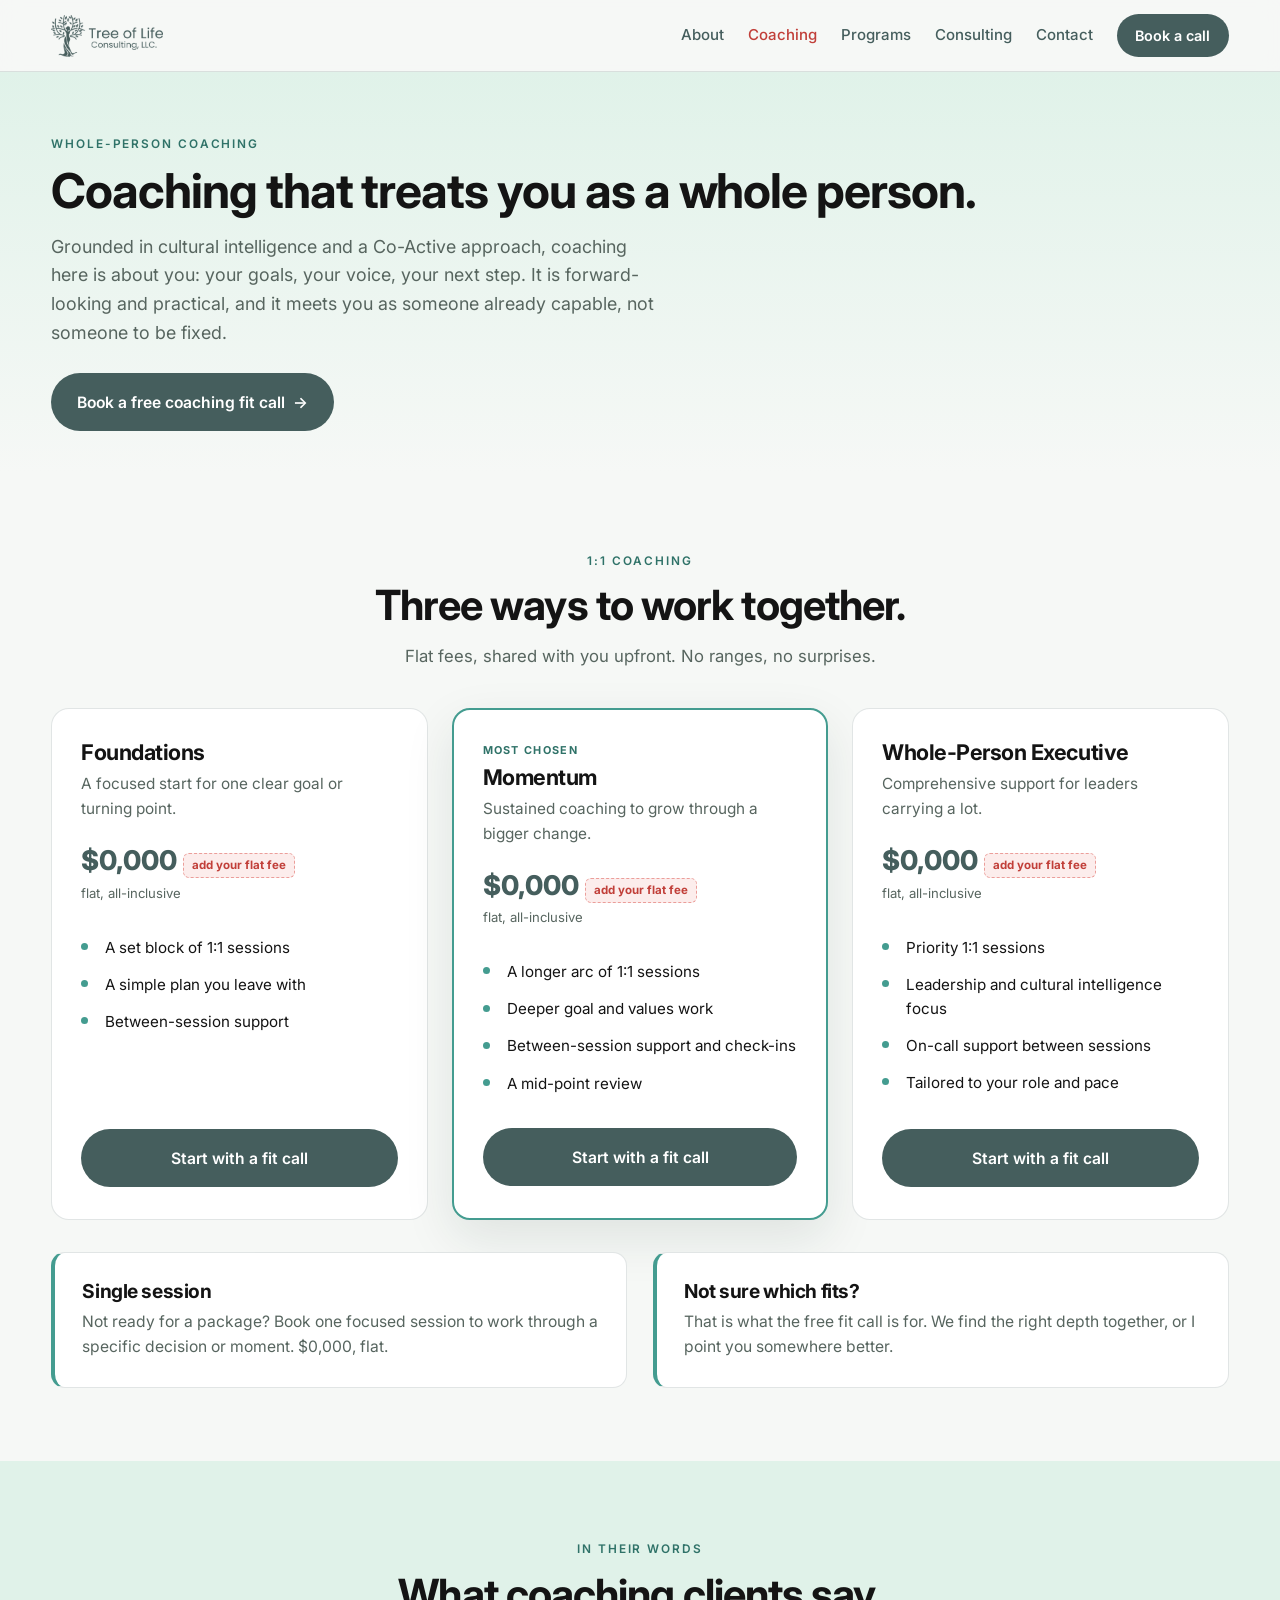
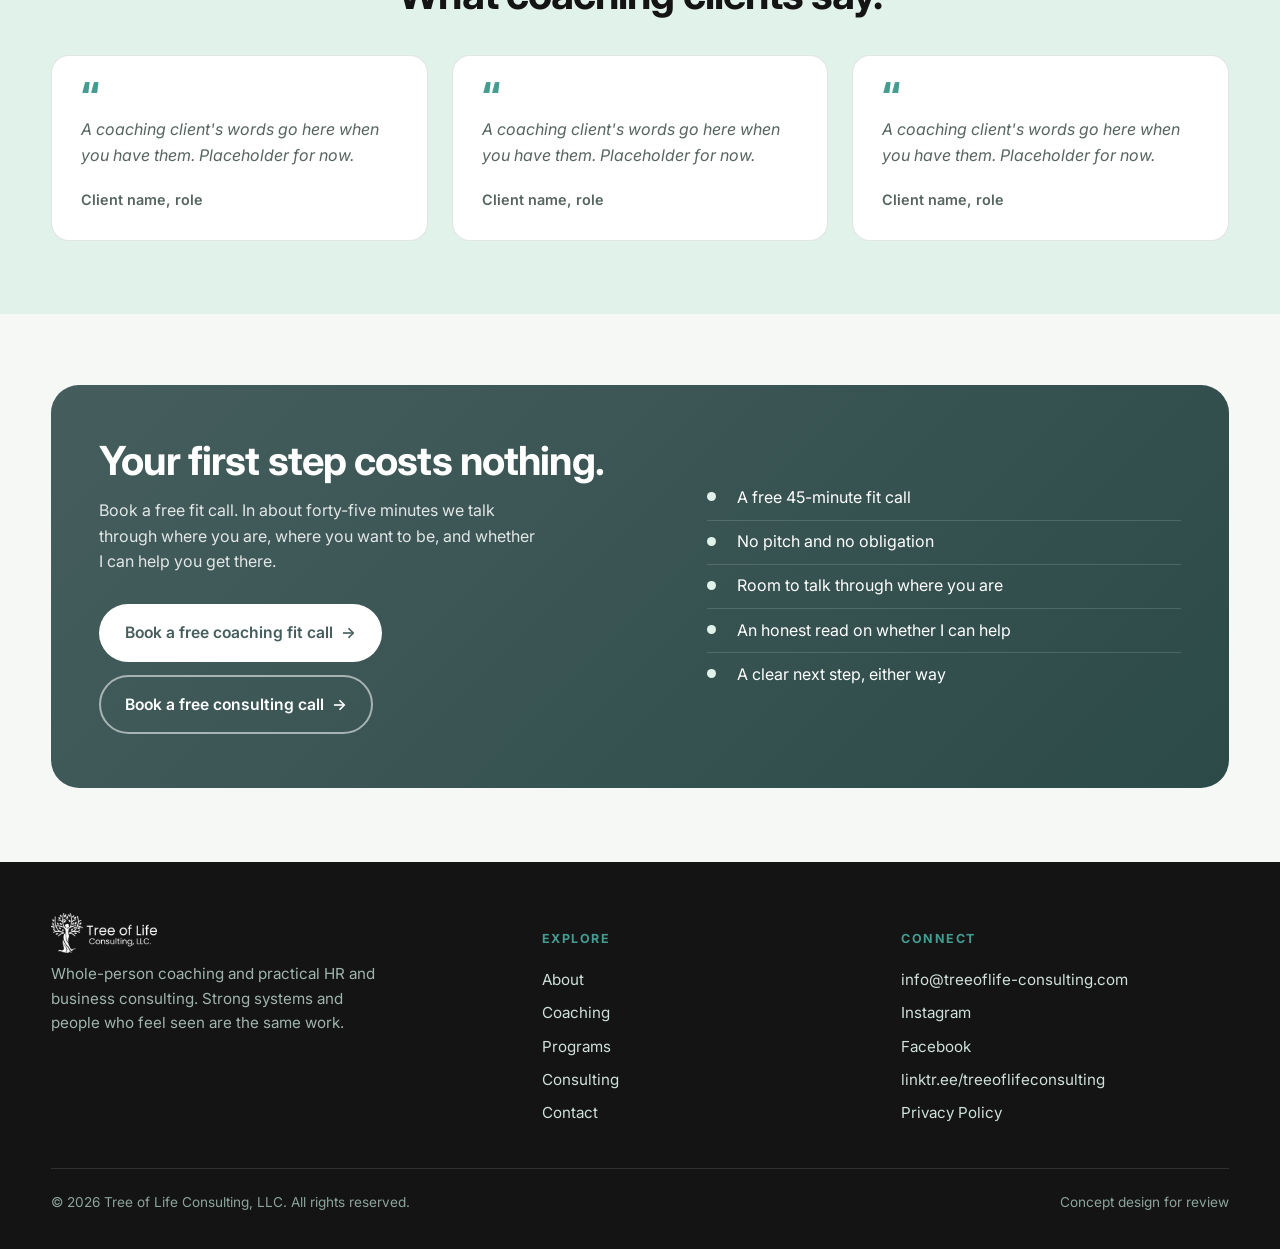
<file: coaching.html>
<!DOCTYPE html>
<html lang="en">
<head>
<meta charset="UTF-8" />
<meta name="viewport" content="width=device-width, initial-scale=1.0" />
<title>Coaching | Tree of Life Consulting, LLC</title>
<meta name="description" content="Whole-person 1:1 coaching, single sessions and group programs, grounded in cultural intelligence. Flat fees, free fit call." />
<meta property="og:type" content="website" />
<meta property="og:title" content="Coaching | Tree of Life Consulting, LLC" />
<meta property="og:description" content="Whole-person 1:1 coaching, single sessions and group programs, grounded in cultural intelligence. Flat fees, free fit call." />
<meta property="og:url" content="https://treeoflife-consulting.com/coaching.html" />
<meta property="og:image" content="https://treeoflife-consulting.com/assets/logo.png" />
<meta name="twitter:card" content="summary" />
<link rel="icon" type="image/png" href="assets/logo-mark.png" />
<link rel="apple-touch-icon" href="assets/logo-mark.png" />
<meta name="theme-color" content="#455E5D" />
<link rel="preconnect" href="https://fonts.googleapis.com" />
<link rel="preconnect" href="https://fonts.gstatic.com" crossorigin />
<link href="https://fonts.googleapis.com/css2?family=Inter:wght@400;500;600;700;800&display=swap" rel="stylesheet" />
<link rel="stylesheet" href="styles.css" />
</head>
<body>
<a class="skip" href="#main">Skip to content</a>
<div id="preloader" aria-hidden="true"><div class="pl-inner"><div class="pl-ring"></div><img class="pl-logo" src="assets/logo-mark.png" alt=""></div></div>
<header class="nav">
<div class="wrap nav-inner">
<a class="brand" href="index.html" aria-label="Tree of Life Consulting home"><img class="brand-logo" src="assets/logo.png" alt="Tree of Life Consulting, LLC."></a>
<nav class="nav-links" aria-label="Primary">
<a class="link" href="about.html">About</a>
<a class="link active" href="coaching.html">Coaching</a>
<a class="link" href="programs.html">Programs</a>
<a class="link" href="consulting.html">Consulting</a>
<a class="link" href="contact.html">Contact</a>
<a class="nav-book" href="booking.html">Book a call</a>
</nav>
<button class="menu-btn" aria-label="Open menu" aria-expanded="false">Menu</button>
</div>
</header>
<section id="main" class="page-hero"><div class="wrap reveal"><span class="eyebrow">Whole-Person Coaching</span><h1>Coaching that treats you as a whole person.</h1><p>Grounded in cultural intelligence and a Co-Active approach, coaching here is about you: your goals, your voice, your next step. It is forward-looking and practical, and it meets you as someone already capable, not someone to be fixed.</p><div class="hero-cta" style="margin-top:1.6rem;"><a class="btn btn-coach" href="contact.html#book">Book a free coaching fit call <span class="arrow">&rarr;</span></a></div></div></section>
<section class="sec"><div class="wrap"><div class="sec-head center reveal"><span class="eyebrow">1:1 coaching</span><h2>Three ways to work together.</h2><p>Flat fees, shared with you upfront. No ranges, no surprises.</p></div><div class="pkgs"><div class="pkg reveal"><h3>Foundations</h3><p class="blurb">A focused start for one clear goal or turning point.</p><div class="price"><span class="amt">$0,000</span><span class="fill">add your flat fee</span><div class="note">flat, all-inclusive</div></div><ul><li>A set block of 1:1 sessions</li><li>A simple plan you leave with</li><li>Between-session support</li></ul><a class="btn btn-coach" href="contact.html#book">Start with a fit call</a></div><div class="pkg feature reveal"><div class="ribbon">Most chosen</div><h3>Momentum</h3><p class="blurb">Sustained coaching to grow through a bigger change.</p><div class="price"><span class="amt">$0,000</span><span class="fill">add your flat fee</span><div class="note">flat, all-inclusive</div></div><ul><li>A longer arc of 1:1 sessions</li><li>Deeper goal and values work</li><li>Between-session support and check-ins</li><li>A mid-point review</li></ul><a class="btn btn-coach" href="contact.html#book">Start with a fit call</a></div><div class="pkg reveal"><h3>Whole-Person Executive</h3><p class="blurb">Comprehensive support for leaders carrying a lot.</p><div class="price"><span class="amt">$0,000</span><span class="fill">add your flat fee</span><div class="note">flat, all-inclusive</div></div><ul><li>Priority 1:1 sessions</li><li>Leadership and cultural intelligence focus</li><li>On-call support between sessions</li><li>Tailored to your role and pace</li></ul><a class="btn btn-coach" href="contact.html#book">Start with a fit call</a></div></div><div class="grid2" style="margin-top:2rem;"><div class="tile reveal"><h3>Single session</h3><p>Not ready for a package? Book one focused session to work through a specific decision or moment. <span style="white-space:nowrap;">$0,000, flat.</span></p></div><div class="tile reveal"><h3>Not sure which fits?</h3><p>That is what the free fit call is for. We find the right depth together, or I point you somewhere better.</p></div></div></div></section>
<section class="sec honey"><div class="wrap"><div class="sec-head center reveal"><span class="eyebrow">In their words</span><h2>What coaching clients say.</h2></div><div class="quotes"><div class="quote ph reveal"><div class="mark">&ldquo;</div><p>A coaching client's words go here when you have them. Placeholder for now.</p><div class="who">Client name, role</div></div><div class="quote ph reveal"><div class="mark">&ldquo;</div><p>A coaching client's words go here when you have them. Placeholder for now.</p><div class="who">Client name, role</div></div><div class="quote ph reveal"><div class="mark">&ldquo;</div><p>A coaching client's words go here when you have them. Placeholder for now.</p><div class="who">Client name, role</div></div></div></div></section>
<section class="final" id="book"><div class="wrap reveal"><div class="final-card"><div class="final-grid"><div><h2>Your first step costs nothing.</h2><p>Book a free fit call. In about forty-five minutes we talk through where you are, where you want to be, and whether I can help you get there.</p><div class="final-cta"><a class="btn btn-coach" href="#">Book a free coaching fit call <span class="arrow">&rarr;</span></a><a class="btn btn-consult" href="#">Book a free consulting call <span class="arrow">&rarr;</span></a></div></div><ul class="cta-list"><li>A free 45-minute fit call</li><li>No pitch and no obligation</li><li>Room to talk through where you are</li><li>An honest read on whether I can help</li><li>A clear next step, either way</li></ul></div></div></div></section>
<footer>
<div class="wrap">
<div class="foot-grid">
<div><img class="foot-logo" src="assets/logo-footer.png" alt="Tree of Life Consulting, LLC."><p class="blurb">Whole-person coaching and practical HR and business consulting. Strong systems and people who feel seen are the same work.</p></div>
<div class="foot-col"><h4>Explore</h4><a href="about.html">About</a><a href="coaching.html">Coaching</a><a href="programs.html">Programs</a><a href="consulting.html">Consulting</a><a href="contact.html">Contact</a></div>
<div class="foot-col"><h4>Connect</h4><a href="mailto:info@treeoflife-consulting.com">info@treeoflife-consulting.com</a><a href="https://www.instagram.com/treeoflifeconsulting/">Instagram</a><a href="https://www.facebook.com/TreeofLifeConsulting">Facebook</a><a href="https://linktr.ee/treeoflifeconsulting">linktr.ee/treeoflifeconsulting</a><a href="privacy.html">Privacy Policy</a></div>
</div>
<div class="foot-bottom"><span>&copy; 2026 Tree of Life Consulting, LLC. All rights reserved.</span><span>Concept design for review</span></div>
</div>
</footer>
<script src="main.js" defer></script>
</body>
</html>
</file>
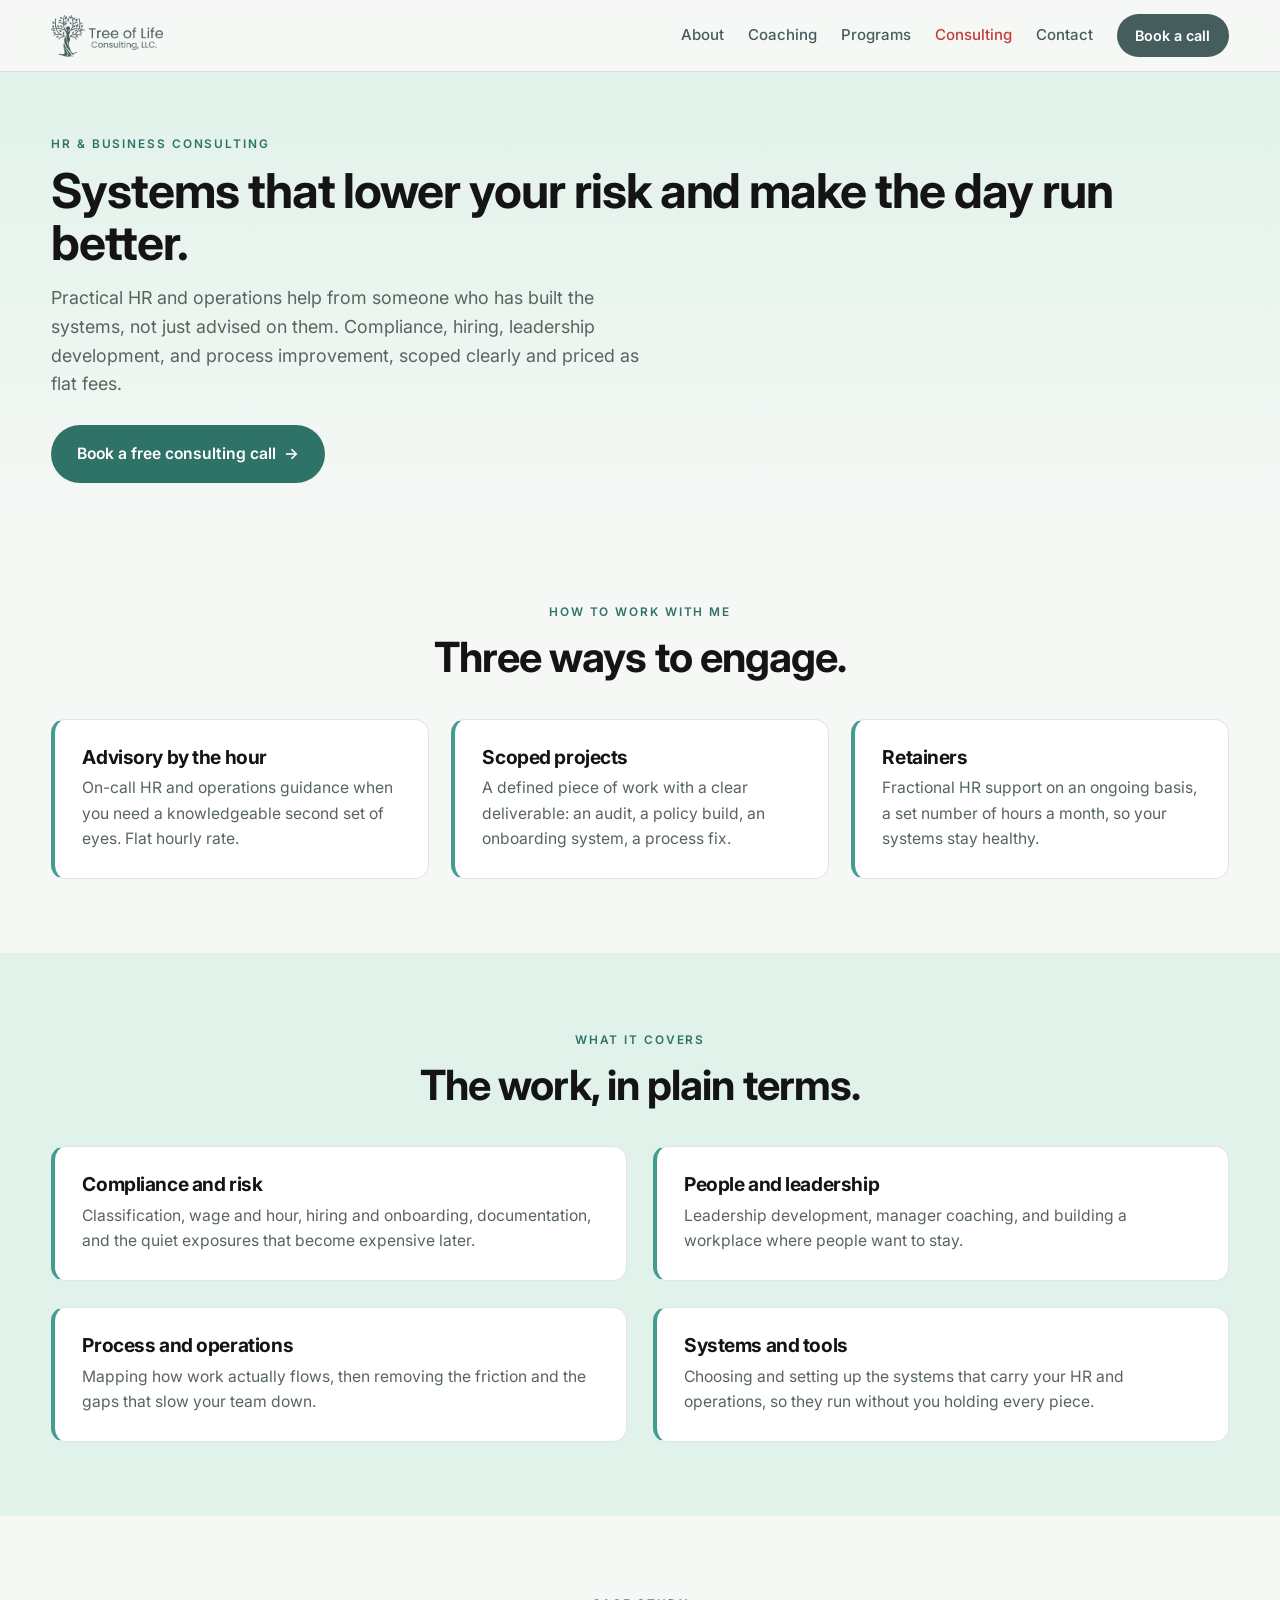
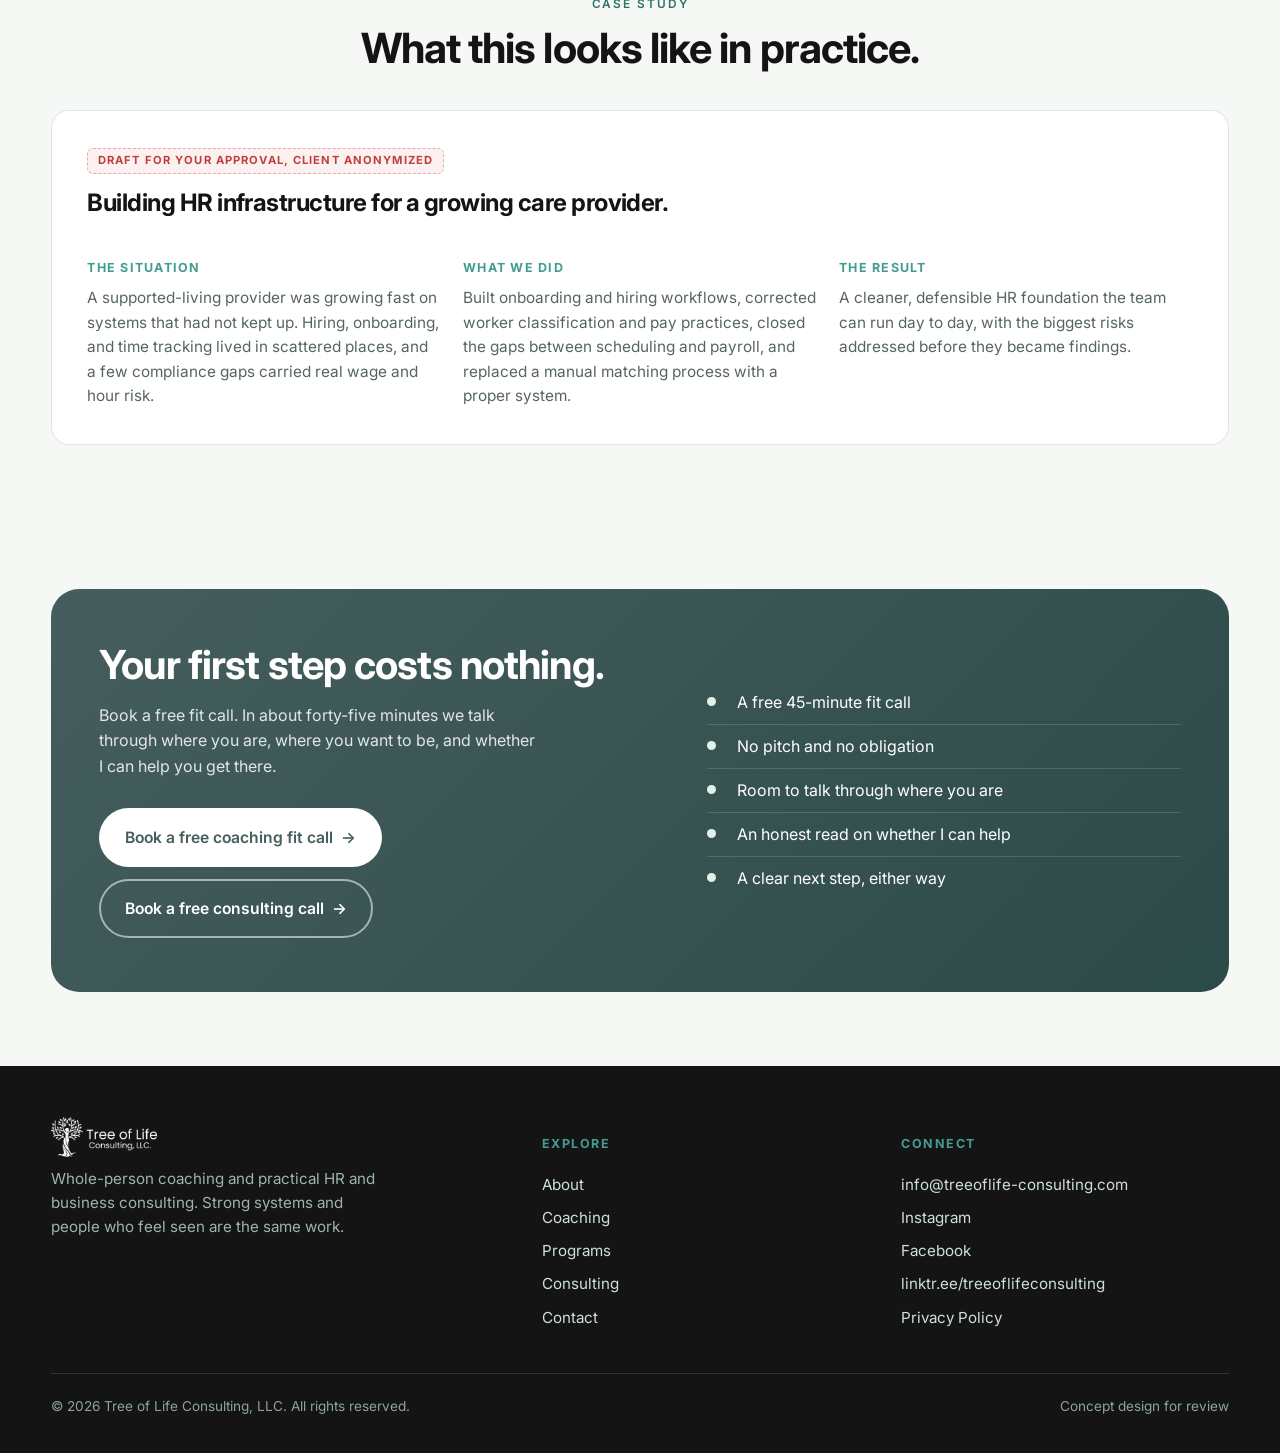
<file: consulting.html>
<!DOCTYPE html>
<html lang="en">
<head>
<meta charset="UTF-8" />
<meta name="viewport" content="width=device-width, initial-scale=1.0" />
<title>HR &amp; Business Consulting | Tree of Life Consulting, LLC</title>
<meta name="description" content="Practical HR and business consulting: compliance, hiring, leadership and process improvement. Flat fees, clear scope." />
<meta property="og:type" content="website" />
<meta property="og:title" content="HR and Business Consulting | Tree of Life Consulting, LLC" />
<meta property="og:description" content="Practical HR and business consulting: compliance, hiring, leadership and process improvement. Flat fees, clear scope." />
<meta property="og:url" content="https://treeoflife-consulting.com/consulting.html" />
<meta property="og:image" content="https://treeoflife-consulting.com/assets/logo.png" />
<meta name="twitter:card" content="summary" />
<link rel="icon" type="image/png" href="assets/logo-mark.png" />
<link rel="apple-touch-icon" href="assets/logo-mark.png" />
<meta name="theme-color" content="#455E5D" />
<link rel="preconnect" href="https://fonts.googleapis.com" />
<link rel="preconnect" href="https://fonts.gstatic.com" crossorigin />
<link href="https://fonts.googleapis.com/css2?family=Inter:wght@400;500;600;700;800&display=swap" rel="stylesheet" />
<link rel="stylesheet" href="styles.css" />
</head>
<body>
<a class="skip" href="#main">Skip to content</a>
<div id="preloader" aria-hidden="true"><div class="pl-inner"><div class="pl-ring"></div><img class="pl-logo" src="assets/logo-mark.png" alt=""></div></div>
<header class="nav">
<div class="wrap nav-inner">
<a class="brand" href="index.html" aria-label="Tree of Life Consulting home"><img class="brand-logo" src="assets/logo.png" alt="Tree of Life Consulting, LLC."></a>
<nav class="nav-links" aria-label="Primary">
<a class="link" href="about.html">About</a>
<a class="link" href="coaching.html">Coaching</a>
<a class="link" href="programs.html">Programs</a>
<a class="link active" href="consulting.html">Consulting</a>
<a class="link" href="contact.html">Contact</a>
<a class="nav-book" href="booking.html">Book a call</a>
</nav>
<button class="menu-btn" aria-label="Open menu" aria-expanded="false">Menu</button>
</div>
</header>
<section id="main" class="page-hero"><div class="wrap reveal"><span class="eyebrow">HR &amp; Business Consulting</span><h1>Systems that lower your risk and make the day run better.</h1><p>Practical HR and operations help from someone who has built the systems, not just advised on them. Compliance, hiring, leadership development, and process improvement, scoped clearly and priced as flat fees.</p><div class="hero-cta" style="margin-top:1.6rem;"><a class="btn btn-consult" href="contact.html#book">Book a free consulting call <span class="arrow">&rarr;</span></a></div></div></section>
<section class="sec"><div class="wrap"><div class="sec-head center reveal"><span class="eyebrow">How to work with me</span><h2>Three ways to engage.</h2></div><div class="grid3"><div class="tile reveal"><h3>Advisory by the hour</h3><p>On-call HR and operations guidance when you need a knowledgeable second set of eyes. Flat hourly rate.</p></div><div class="tile reveal"><h3>Scoped projects</h3><p>A defined piece of work with a clear deliverable: an audit, a policy build, an onboarding system, a process fix.</p></div><div class="tile reveal"><h3>Retainers</h3><p>Fractional HR support on an ongoing basis, a set number of hours a month, so your systems stay healthy.</p></div></div></div></section>
<section class="sec honey"><div class="wrap"><div class="sec-head center reveal"><span class="eyebrow">What it covers</span><h2>The work, in plain terms.</h2></div><div class="grid2"><div class="tile reveal"><h3>Compliance and risk</h3><p>Classification, wage and hour, hiring and onboarding, documentation, and the quiet exposures that become expensive later.</p></div><div class="tile reveal"><h3>People and leadership</h3><p>Leadership development, manager coaching, and building a workplace where people want to stay.</p></div><div class="tile reveal"><h3>Process and operations</h3><p>Mapping how work actually flows, then removing the friction and the gaps that slow your team down.</p></div><div class="tile reveal"><h3>Systems and tools</h3><p>Choosing and setting up the systems that carry your HR and operations, so they run without you holding every piece.</p></div></div></div></section>
<section class="sec"><div class="wrap"><div class="sec-head center reveal"><span class="eyebrow">Case study</span><h2>What this looks like in practice.</h2></div><div class="case reveal"><div class="body"><span class="flag">Draft for your approval, client anonymized</span><h3>Building HR infrastructure for a growing care provider.</h3><div class="cols"><div class="col"><h4>The situation</h4><p>A supported-living provider was growing fast on systems that had not kept up. Hiring, onboarding, and time tracking lived in scattered places, and a few compliance gaps carried real wage and hour risk.</p></div><div class="col"><h4>What we did</h4><p>Built onboarding and hiring workflows, corrected worker classification and pay practices, closed the gaps between scheduling and payroll, and replaced a manual matching process with a proper system.</p></div><div class="col"><h4>The result</h4><p>A cleaner, defensible HR foundation the team can run day to day, with the biggest risks addressed before they became findings.</p></div></div></div></div></div></section>
<section class="final" id="book"><div class="wrap reveal"><div class="final-card"><div class="final-grid"><div><h2>Your first step costs nothing.</h2><p>Book a free fit call. In about forty-five minutes we talk through where you are, where you want to be, and whether I can help you get there.</p><div class="final-cta"><a class="btn btn-coach" href="#">Book a free coaching fit call <span class="arrow">&rarr;</span></a><a class="btn btn-consult" href="#">Book a free consulting call <span class="arrow">&rarr;</span></a></div></div><ul class="cta-list"><li>A free 45-minute fit call</li><li>No pitch and no obligation</li><li>Room to talk through where you are</li><li>An honest read on whether I can help</li><li>A clear next step, either way</li></ul></div></div></div></section>
<footer>
<div class="wrap">
<div class="foot-grid">
<div><img class="foot-logo" src="assets/logo-footer.png" alt="Tree of Life Consulting, LLC."><p class="blurb">Whole-person coaching and practical HR and business consulting. Strong systems and people who feel seen are the same work.</p></div>
<div class="foot-col"><h4>Explore</h4><a href="about.html">About</a><a href="coaching.html">Coaching</a><a href="programs.html">Programs</a><a href="consulting.html">Consulting</a><a href="contact.html">Contact</a></div>
<div class="foot-col"><h4>Connect</h4><a href="mailto:info@treeoflife-consulting.com">info@treeoflife-consulting.com</a><a href="https://www.instagram.com/treeoflifeconsulting/">Instagram</a><a href="https://www.facebook.com/TreeofLifeConsulting">Facebook</a><a href="https://linktr.ee/treeoflifeconsulting">linktr.ee/treeoflifeconsulting</a><a href="privacy.html">Privacy Policy</a></div>
</div>
<div class="foot-bottom"><span>&copy; 2026 Tree of Life Consulting, LLC. All rights reserved.</span><span>Concept design for review</span></div>
</div>
</footer>
<script src="main.js" defer></script>
</body>
</html>
</file>
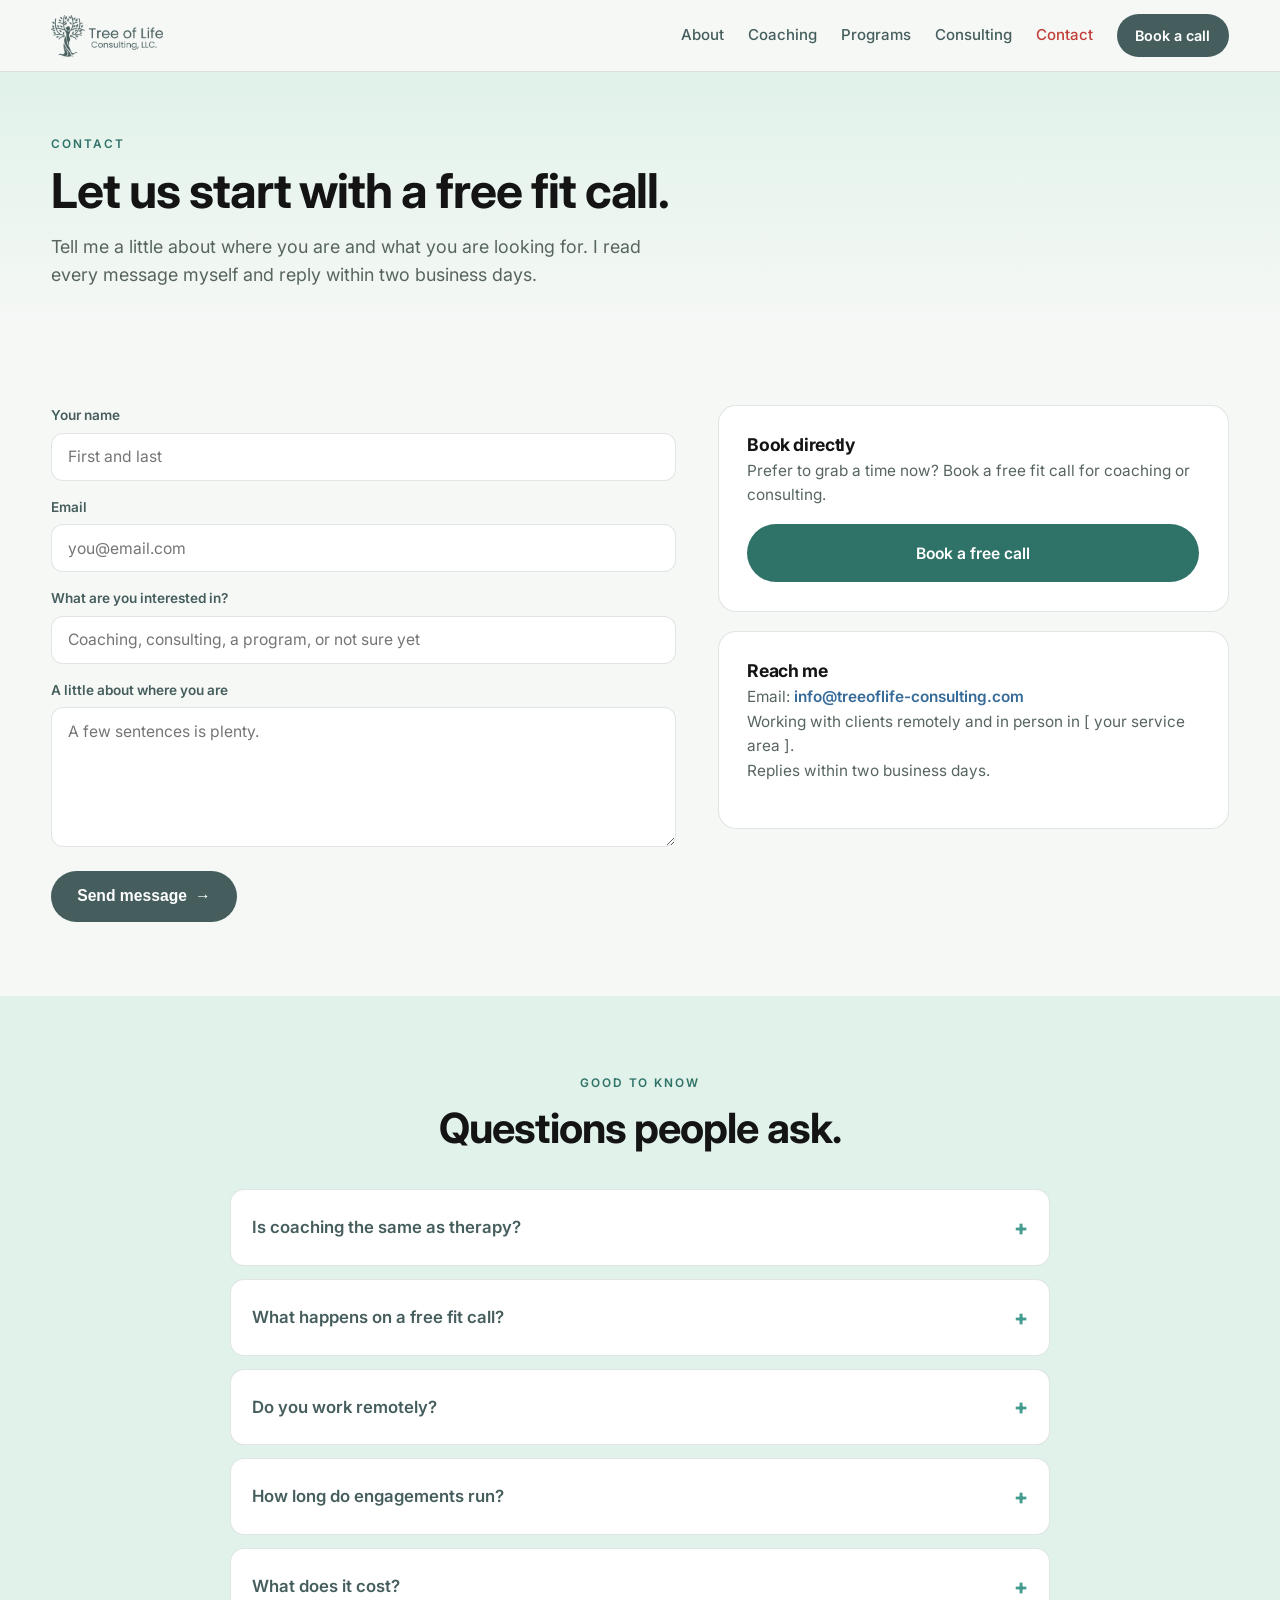
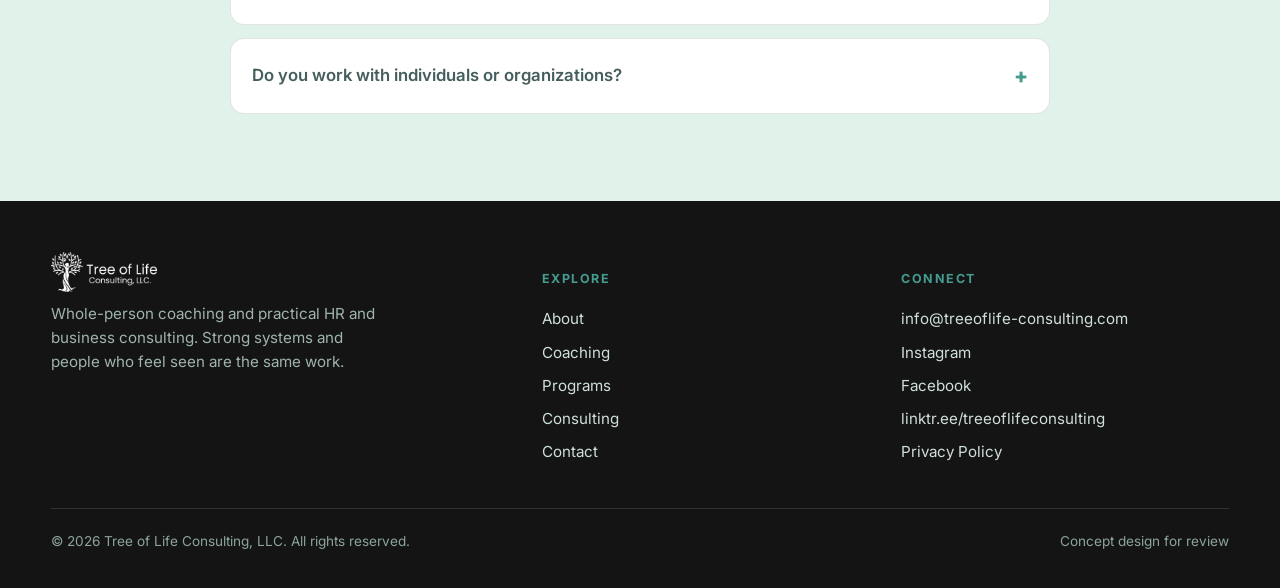
<file: contact.html>
<!DOCTYPE html>
<html lang="en">
<head>
<meta charset="UTF-8" />
<meta name="viewport" content="width=device-width, initial-scale=1.0" />
<title>Contact | Tree of Life Consulting, LLC</title>
<meta name="description" content="Contact Tree of Life Consulting: send a message and get a personal reply within two business days." />
<meta property="og:type" content="website" />
<meta property="og:title" content="Contact | Tree of Life Consulting, LLC" />
<meta property="og:description" content="Contact Tree of Life Consulting: send a message and get a personal reply within two business days." />
<meta property="og:url" content="https://treeoflife-consulting.com/contact.html" />
<meta property="og:image" content="https://treeoflife-consulting.com/assets/logo.png" />
<meta name="twitter:card" content="summary" />
<link rel="icon" type="image/png" href="assets/logo-mark.png" />
<link rel="apple-touch-icon" href="assets/logo-mark.png" />
<meta name="theme-color" content="#455E5D" />
<link rel="preconnect" href="https://fonts.googleapis.com" />
<link rel="preconnect" href="https://fonts.gstatic.com" crossorigin />
<link href="https://fonts.googleapis.com/css2?family=Inter:wght@400;500;600;700;800&display=swap" rel="stylesheet" />
<link rel="stylesheet" href="styles.css" />
</head>
<body>
<a class="skip" href="#main">Skip to content</a>
<div id="preloader" aria-hidden="true"><div class="pl-inner"><div class="pl-ring"></div><img class="pl-logo" src="assets/logo-mark.png" alt=""></div></div>
<header class="nav">
<div class="wrap nav-inner">
<a class="brand" href="index.html" aria-label="Tree of Life Consulting home"><img class="brand-logo" src="assets/logo.png" alt="Tree of Life Consulting, LLC."></a>
<nav class="nav-links" aria-label="Primary">
<a class="link" href="about.html">About</a>
<a class="link" href="coaching.html">Coaching</a>
<a class="link" href="programs.html">Programs</a>
<a class="link" href="consulting.html">Consulting</a>
<a class="link active" href="contact.html">Contact</a>
<a class="nav-book" href="booking.html">Book a call</a>
</nav>
<button class="menu-btn" aria-label="Open menu" aria-expanded="false">Menu</button>
</div>
</header>
<section class="page-hero" id="book"><div class="wrap reveal"><span class="eyebrow">Contact</span><h1>Let us start with a free fit call.</h1><p>Tell me a little about where you are and what you are looking for. I read every message myself and reply within two business days.</p></div></section>
<section id="main" class="sec"><div class="wrap contact-grid"><div class="reveal"><div class="form-success" id="form-success" role="status" hidden style="background:#fff;border:1px solid var(--line);border-left:4px solid var(--pine);border-radius:14px;padding:1.4rem 1.5rem;margin-bottom:1.2rem;"><strong style="color:var(--feldgrau);">Message sent. Thank you.</strong><p style="color:var(--muted);font-size:0.96rem;margin-top:0.3rem;">I read every message myself and reply within two business days.</p></div><form name="contact" method="POST" data-netlify="true" netlify-honeypot="bot-field" action="/contact.html?ok=1"><input type="hidden" name="form-name" value="contact"><p hidden style="display:none;"><label>Don’t fill this out: <input name="bot-field"></label></p><div class="field"><label for="c-name">Your name</label><input id="c-name" name="name" type="text" placeholder="First and last" required autocomplete="name"></div><div class="field"><label for="c-email">Email</label><input id="c-email" name="email" type="email" placeholder="you@email.com" required autocomplete="email"></div><div class="field"><label for="c-topic">What are you interested in?</label><input id="c-topic" name="topic" type="text" placeholder="Coaching, consulting, a program, or not sure yet"></div><div class="field"><label for="c-message">A little about where you are</label><textarea id="c-message" name="message" placeholder="A few sentences is plenty." required></textarea></div><button class="btn btn-coach" type="submit">Send message <span class="arrow">&rarr;</span></button></form></div><div class="reveal"><div class="cdetail"><h3>Book directly</h3><p>Prefer to grab a time now? Book a free fit call for coaching or consulting.</p><a class="btn btn-consult" href="booking.html" style="width:100%;justify-content:center;">Book a free call</a></div><div class="cdetail" style="margin-top:1.2rem;"><h3>Reach me</h3><p>Email: <a class="email" href="mailto:info@treeoflife-consulting.com">info@treeoflife-consulting.com</a><br>Working with clients remotely and in person in [ your service area ].<br>Replies within two business days.</p></div></div></div></section>
<section class="sec honey"><div class="narrow"><div class="sec-head center reveal"><span class="eyebrow">Good to know</span><h2>Questions people ask.</h2></div><div class="faq reveal"><details><summary>Is coaching the same as therapy?</summary><p>No. Coaching is forward-looking and works with you as someone already whole and capable. It is not treatment for a mental health condition. If something calls for a therapist, I will say so and help you find the right support.</p></details><details><summary>What happens on a free fit call?</summary><p>We spend about forty-five minutes talking through where you are and what you need. There is no pitch. If I am the right fit, we talk about next steps. If I am not, I will point you somewhere better.</p></details><details><summary>Do you work remotely?</summary><p>Yes. Coaching and much of the consulting work happen remotely, and I work in person where it makes sense.</p></details><details><summary>How long do engagements run?</summary><p>It depends on the work. Coaching ranges from a single session to a longer arc. Consulting can be a few hours, a scoped project, or an ongoing retainer. We settle on the shape together.</p></details><details><summary>What does it cost?</summary><p>Flat fees, shared with you upfront. No ranges and no surprises. You know what happens and what it costs before we begin.</p></details><details><summary>Do you work with individuals or organizations?</summary><p>Both. Individuals come for coaching and programs. Organizations come for consulting and team workshops. The through-line is the same.</p></details></div></div></section>
<footer>
<div class="wrap">
<div class="foot-grid">
<div><img class="foot-logo" src="assets/logo-footer.png" alt="Tree of Life Consulting, LLC."><p class="blurb">Whole-person coaching and practical HR and business consulting. Strong systems and people who feel seen are the same work.</p></div>
<div class="foot-col"><h4>Explore</h4><a href="about.html">About</a><a href="coaching.html">Coaching</a><a href="programs.html">Programs</a><a href="consulting.html">Consulting</a><a href="contact.html">Contact</a></div>
<div class="foot-col"><h4>Connect</h4><a href="mailto:info@treeoflife-consulting.com">info@treeoflife-consulting.com</a><a href="https://www.instagram.com/treeoflifeconsulting/">Instagram</a><a href="https://www.facebook.com/TreeofLifeConsulting">Facebook</a><a href="https://linktr.ee/treeoflifeconsulting">linktr.ee/treeoflifeconsulting</a><a href="privacy.html">Privacy Policy</a></div>
</div>
<div class="foot-bottom"><span>&copy; 2026 Tree of Life Consulting, LLC. All rights reserved.</span><span>Concept design for review</span></div>
</div>
</footer>
<script src="main.js" defer></script>
<script>

(function(){try{var q=new URLSearchParams(window.location.search);if(q.get("ok")==="1"){var s=document.getElementById("form-success");if(s){s.hidden=false;s.scrollIntoView({behavior:"smooth",block:"center"});}}}catch(e){}})();
</script>
</body>
</html>
</file>
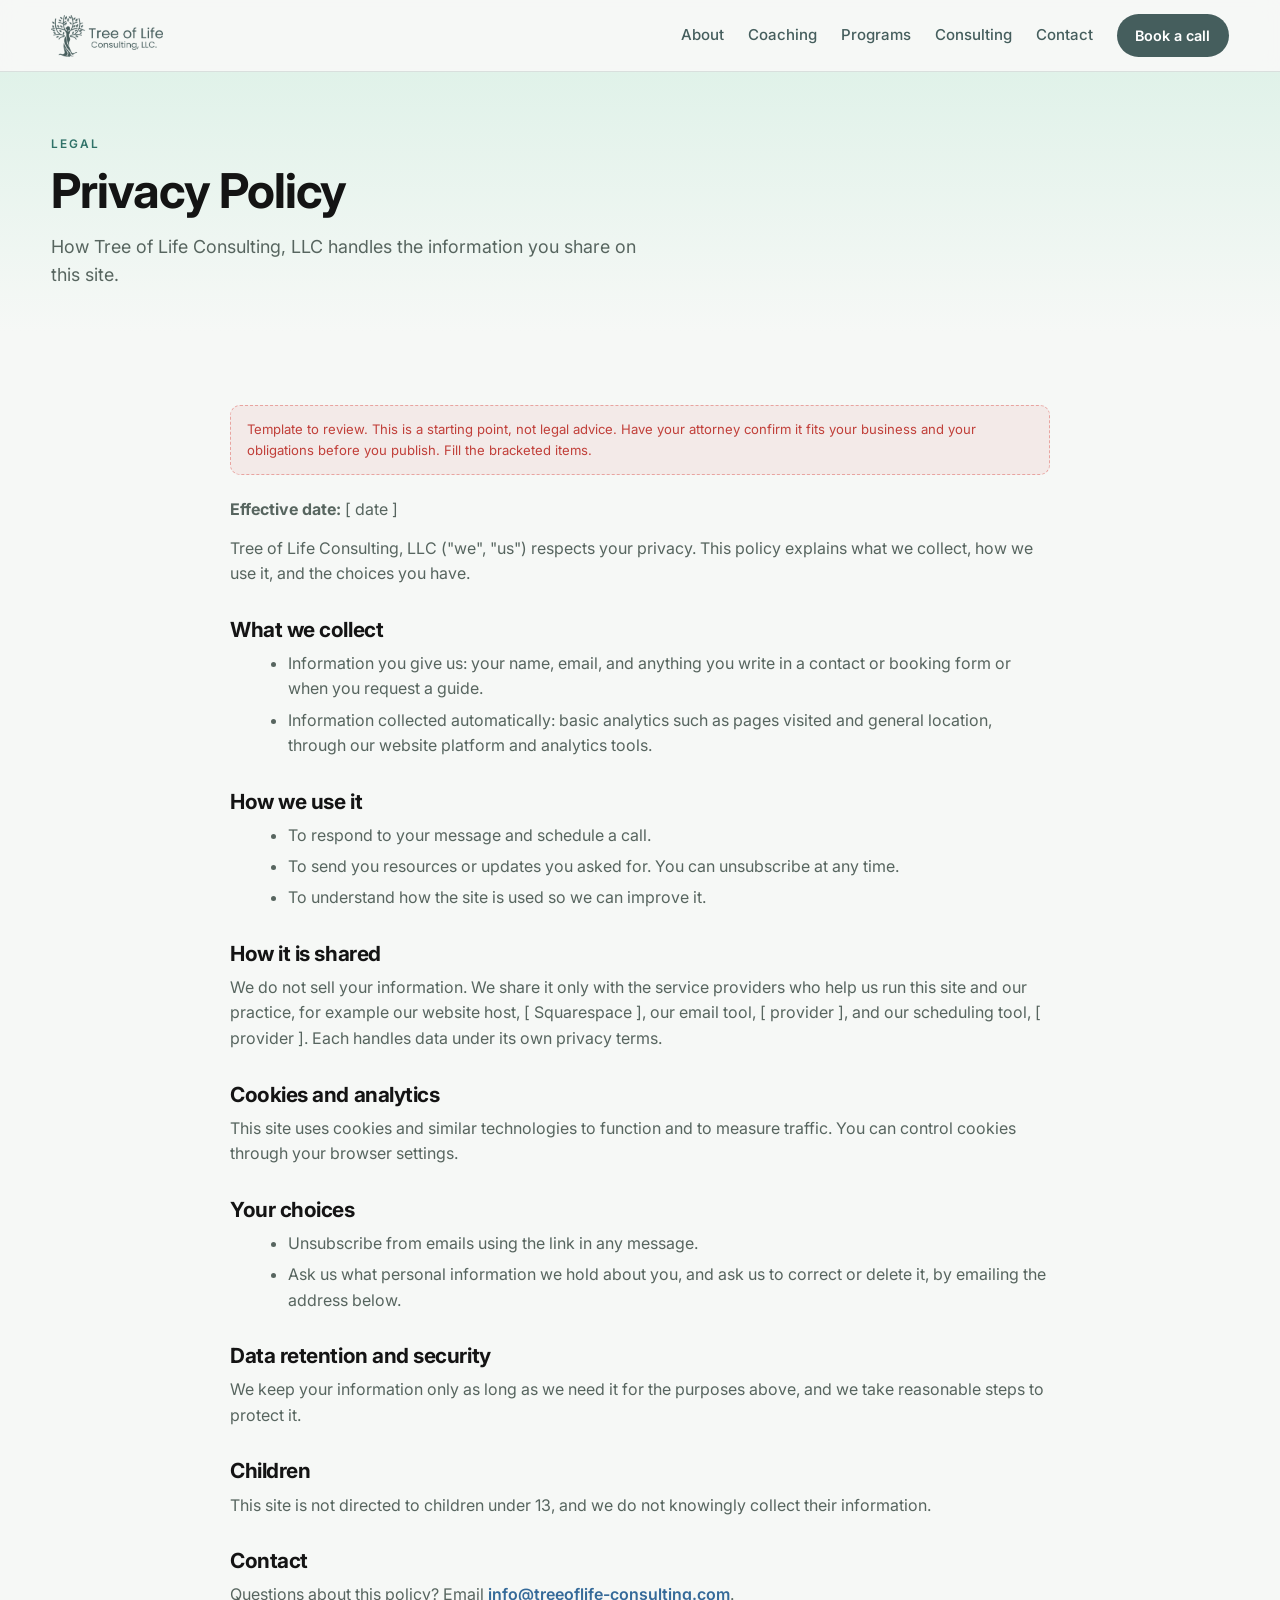
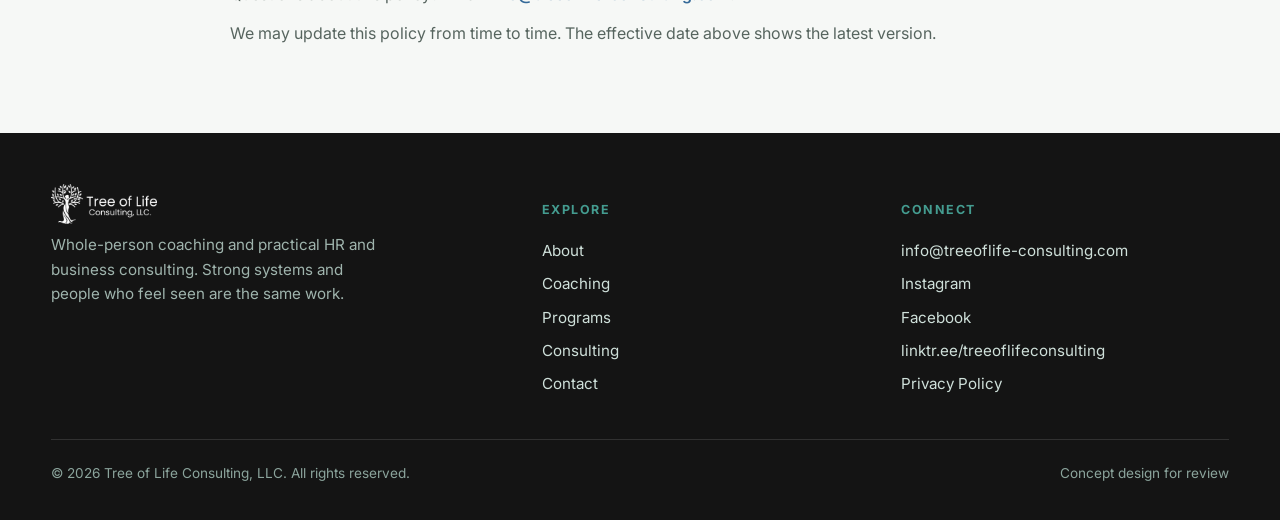
<file: privacy.html>
<!DOCTYPE html>
<html lang="en">
<head>
<meta charset="UTF-8" />
<meta name="viewport" content="width=device-width, initial-scale=1.0" />
<title>Privacy Policy | Tree of Life Consulting, LLC</title>
<meta name="description" content="Privacy policy of Tree of Life Consulting, LLC: what is collected, how it is used, and your choices." />
<meta property="og:type" content="website" />
<meta property="og:title" content="Privacy Policy | Tree of Life Consulting, LLC" />
<meta property="og:description" content="Privacy policy of Tree of Life Consulting, LLC: what is collected, how it is used, and your choices." />
<meta property="og:url" content="https://treeoflife-consulting.com/privacy.html" />
<meta property="og:image" content="https://treeoflife-consulting.com/assets/logo.png" />
<meta name="twitter:card" content="summary" />
<link rel="icon" type="image/png" href="assets/logo-mark.png" />
<link rel="apple-touch-icon" href="assets/logo-mark.png" />
<meta name="theme-color" content="#455E5D" />
<link rel="preconnect" href="https://fonts.googleapis.com" />
<link rel="preconnect" href="https://fonts.gstatic.com" crossorigin />
<link href="https://fonts.googleapis.com/css2?family=Inter:wght@400;500;600;700;800&display=swap" rel="stylesheet" />
<link rel="stylesheet" href="styles.css" />
</head>
<body>
<a class="skip" href="#main">Skip to content</a>
<div id="preloader" aria-hidden="true"><div class="pl-inner"><div class="pl-ring"></div><img class="pl-logo" src="assets/logo-mark.png" alt=""></div></div>
<header class="nav">
<div class="wrap nav-inner">
<a class="brand" href="index.html" aria-label="Tree of Life Consulting home"><img class="brand-logo" src="assets/logo.png" alt="Tree of Life Consulting, LLC."></a>
<nav class="nav-links" aria-label="Primary">
<a class="link" href="about.html">About</a>
<a class="link" href="coaching.html">Coaching</a>
<a class="link" href="programs.html">Programs</a>
<a class="link" href="consulting.html">Consulting</a>
<a class="link" href="contact.html">Contact</a>
<a class="nav-book" href="booking.html">Book a call</a>
</nav>
<button class="menu-btn" aria-label="Open menu" aria-expanded="false">Menu</button>
</div>
</header>
<section id="main" class="page-hero"><div class="wrap reveal"><span class="eyebrow">Legal</span><h1>Privacy Policy</h1><p>How Tree of Life Consulting, LLC handles the information you share on this site.</p></div></section>
<section class="sec"><div class="narrow prose reveal"><span class="flag">Template to review. This is a starting point, not legal advice. Have your attorney confirm it fits your business and your obligations before you publish. Fill the bracketed items.</span><p><strong>Effective date:</strong> [ date ]</p><p>Tree of Life Consulting, LLC ("we", "us") respects your privacy. This policy explains what we collect, how we use it, and the choices you have.</p><h2>What we collect</h2><ul><li>Information you give us: your name, email, and anything you write in a contact or booking form or when you request a guide.</li><li>Information collected automatically: basic analytics such as pages visited and general location, through our website platform and analytics tools.</li></ul><h2>How we use it</h2><ul><li>To respond to your message and schedule a call.</li><li>To send you resources or updates you asked for. You can unsubscribe at any time.</li><li>To understand how the site is used so we can improve it.</li></ul><h2>How it is shared</h2><p>We do not sell your information. We share it only with the service providers who help us run this site and our practice, for example our website host, [ Squarespace ], our email tool, [ provider ], and our scheduling tool, [ provider ]. Each handles data under its own privacy terms.</p><h2>Cookies and analytics</h2><p>This site uses cookies and similar technologies to function and to measure traffic. You can control cookies through your browser settings.</p><h2>Your choices</h2><ul><li>Unsubscribe from emails using the link in any message.</li><li>Ask us what personal information we hold about you, and ask us to correct or delete it, by emailing the address below.</li></ul><h2>Data retention and security</h2><p>We keep your information only as long as we need it for the purposes above, and we take reasonable steps to protect it.</p><h2>Children</h2><p>This site is not directed to children under 13, and we do not knowingly collect their information.</p><h2>Contact</h2><p>Questions about this policy? Email <a href="mailto:info@treeoflife-consulting.com" style="color:var(--blue-deep);font-weight:600;">info@treeoflife-consulting.com</a>.</p><p>We may update this policy from time to time. The effective date above shows the latest version.</p></div></section>
<footer>
<div class="wrap">
<div class="foot-grid">
<div><img class="foot-logo" src="assets/logo-footer.png" alt="Tree of Life Consulting, LLC."><p class="blurb">Whole-person coaching and practical HR and business consulting. Strong systems and people who feel seen are the same work.</p></div>
<div class="foot-col"><h4>Explore</h4><a href="about.html">About</a><a href="coaching.html">Coaching</a><a href="programs.html">Programs</a><a href="consulting.html">Consulting</a><a href="contact.html">Contact</a></div>
<div class="foot-col"><h4>Connect</h4><a href="mailto:info@treeoflife-consulting.com">info@treeoflife-consulting.com</a><a href="https://www.instagram.com/treeoflifeconsulting/">Instagram</a><a href="https://www.facebook.com/TreeofLifeConsulting">Facebook</a><a href="https://linktr.ee/treeoflifeconsulting">linktr.ee/treeoflifeconsulting</a><a href="privacy.html">Privacy Policy</a></div>
</div>
<div class="foot-bottom"><span>&copy; 2026 Tree of Life Consulting, LLC. All rights reserved.</span><span>Concept design for review</span></div>
</div>
</footer>
<script src="main.js" defer></script>
</body>
</html>
</file>
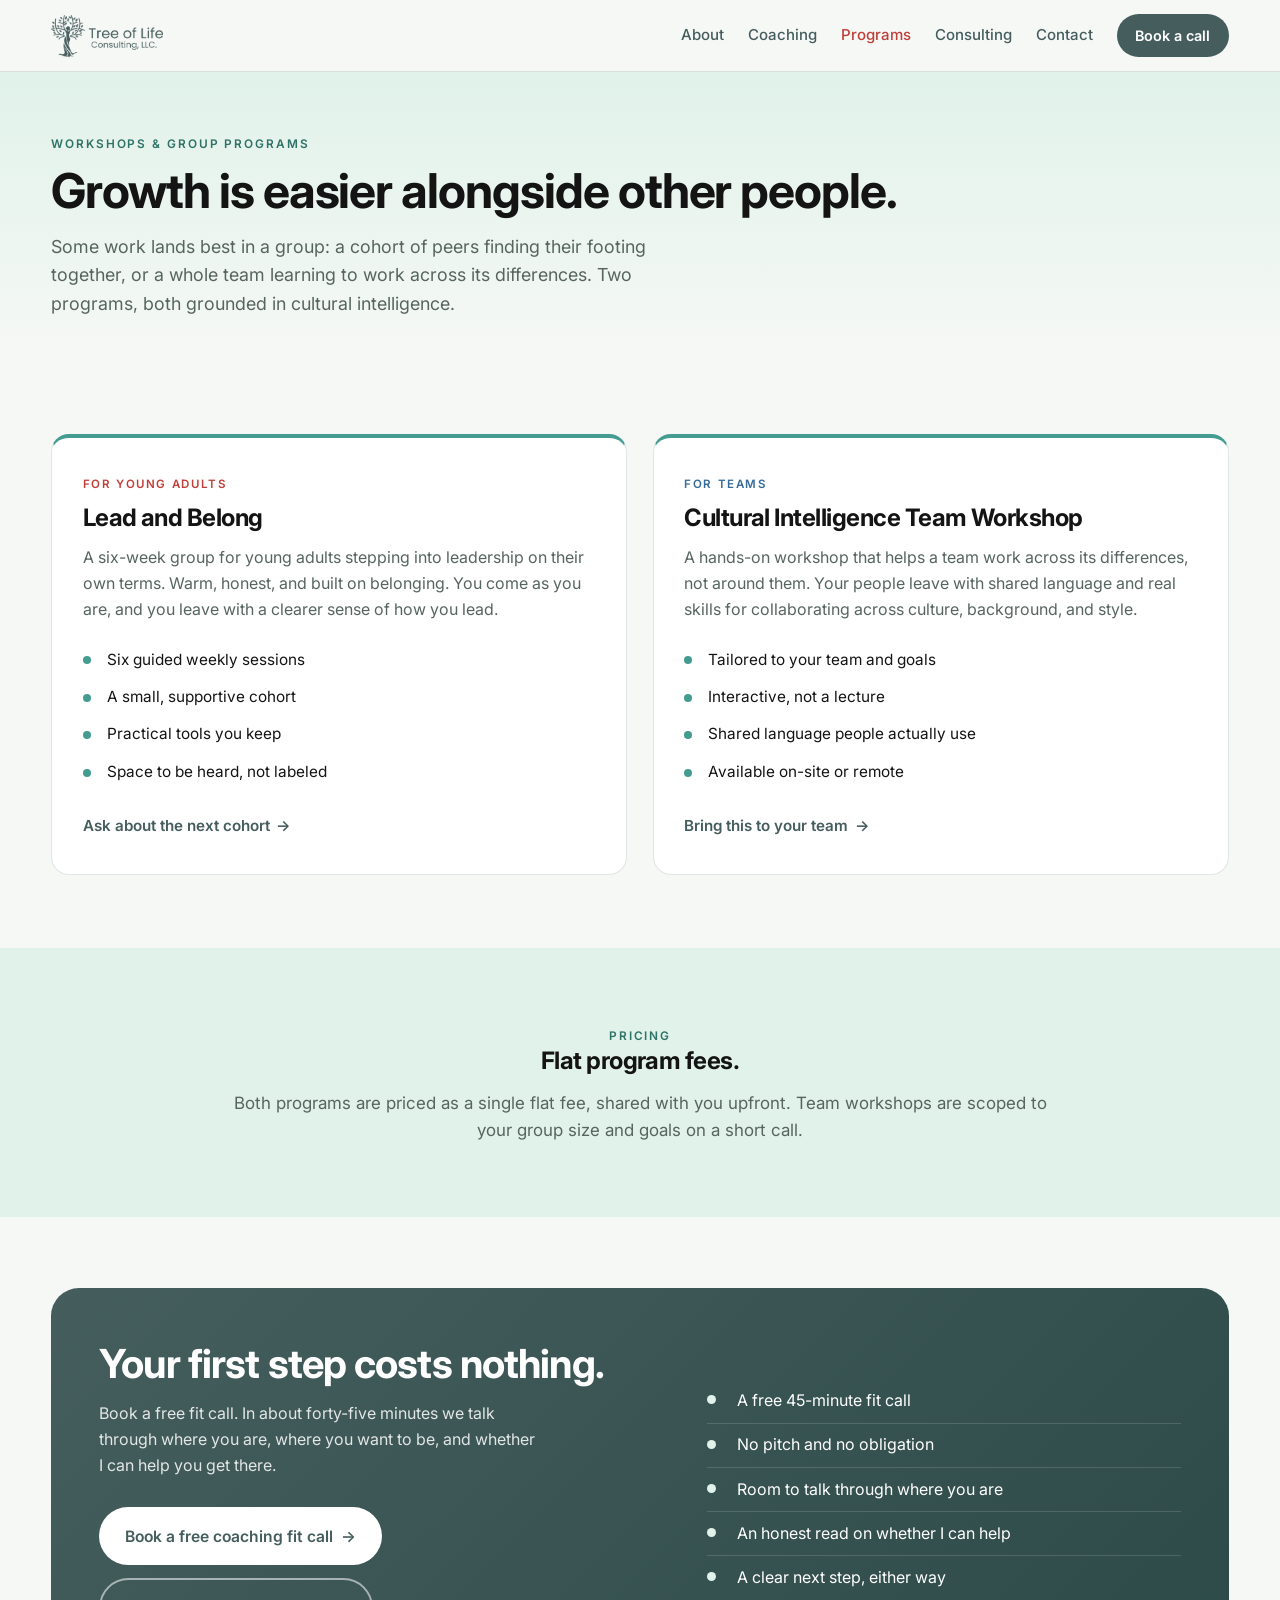
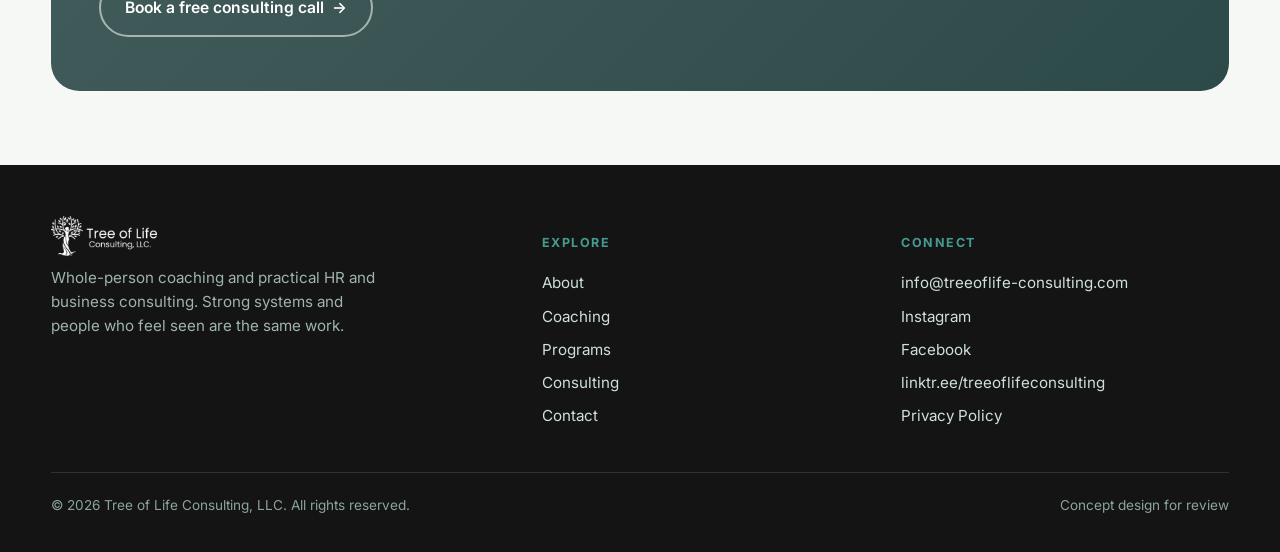
<file: programs.html>
<!DOCTYPE html>
<html lang="en">
<head>
<meta charset="UTF-8" />
<meta name="viewport" content="width=device-width, initial-scale=1.0" />
<title>Workshops &amp; Programs | Tree of Life Consulting, LLC</title>
<meta name="description" content="Lead and Belong cohort for young adults and Cultural Intelligence team workshops. Flat program fees." />
<meta property="og:type" content="website" />
<meta property="og:title" content="Workshops and Programs | Tree of Life Consulting, LLC" />
<meta property="og:description" content="Lead and Belong cohort for young adults and Cultural Intelligence team workshops. Flat program fees." />
<meta property="og:url" content="https://treeoflife-consulting.com/programs.html" />
<meta property="og:image" content="https://treeoflife-consulting.com/assets/logo.png" />
<meta name="twitter:card" content="summary" />
<link rel="icon" type="image/png" href="assets/logo-mark.png" />
<link rel="apple-touch-icon" href="assets/logo-mark.png" />
<meta name="theme-color" content="#455E5D" />
<link rel="preconnect" href="https://fonts.googleapis.com" />
<link rel="preconnect" href="https://fonts.gstatic.com" crossorigin />
<link href="https://fonts.googleapis.com/css2?family=Inter:wght@400;500;600;700;800&display=swap" rel="stylesheet" />
<link rel="stylesheet" href="styles.css" />
</head>
<body>
<a class="skip" href="#main">Skip to content</a>
<div id="preloader" aria-hidden="true"><div class="pl-inner"><div class="pl-ring"></div><img class="pl-logo" src="assets/logo-mark.png" alt=""></div></div>
<header class="nav">
<div class="wrap nav-inner">
<a class="brand" href="index.html" aria-label="Tree of Life Consulting home"><img class="brand-logo" src="assets/logo.png" alt="Tree of Life Consulting, LLC."></a>
<nav class="nav-links" aria-label="Primary">
<a class="link" href="about.html">About</a>
<a class="link" href="coaching.html">Coaching</a>
<a class="link active" href="programs.html">Programs</a>
<a class="link" href="consulting.html">Consulting</a>
<a class="link" href="contact.html">Contact</a>
<a class="nav-book" href="booking.html">Book a call</a>
</nav>
<button class="menu-btn" aria-label="Open menu" aria-expanded="false">Menu</button>
</div>
</header>
<section id="main" class="page-hero"><div class="wrap reveal"><span class="eyebrow">Workshops &amp; group programs</span><h1>Growth is easier alongside other people.</h1><p>Some work lands best in a group: a cohort of peers finding their footing together, or a whole team learning to work across its differences. Two programs, both grounded in cultural intelligence.</p></div></section>
<section class="sec"><div class="wrap"><div class="lines"><div class="card coach reveal"><span class="tag">For young adults</span><h3>Lead and Belong</h3><p class="body">A six-week group for young adults stepping into leadership on their own terms. Warm, honest, and built on belonging. You come as you are, and you leave with a clearer sense of how you lead.</p><ul><li>Six guided weekly sessions</li><li>A small, supportive cohort</li><li>Practical tools you keep</li><li>Space to be heard, not labeled</li></ul><a class="more" href="contact.html#book">Ask about the next cohort <span class="arrow">&rarr;</span></a></div><div class="card consult reveal"><span class="tag">For teams</span><h3>Cultural Intelligence Team Workshop</h3><p class="body">A hands-on workshop that helps a team work across its differences, not around them. Your people leave with shared language and real skills for collaborating across culture, background, and style.</p><ul><li>Tailored to your team and goals</li><li>Interactive, not a lecture</li><li>Shared language people actually use</li><li>Available on-site or remote</li></ul><a class="more" href="contact.html#book">Bring this to your team <span class="arrow">&rarr;</span></a></div></div></div></section>
<section class="sec honey"><div class="narrow reveal" style="text-align:center;"><span class="eyebrow">Pricing</span><h2>Flat program fees.</h2><p style="color:var(--muted);margin-top:1rem;font-size:1.06rem;">Both programs are priced as a single flat fee, shared with you upfront. Team workshops are scoped to your group size and goals on a short call.</p></div></section>
<section class="final" id="book"><div class="wrap reveal"><div class="final-card"><div class="final-grid"><div><h2>Your first step costs nothing.</h2><p>Book a free fit call. In about forty-five minutes we talk through where you are, where you want to be, and whether I can help you get there.</p><div class="final-cta"><a class="btn btn-coach" href="#">Book a free coaching fit call <span class="arrow">&rarr;</span></a><a class="btn btn-consult" href="#">Book a free consulting call <span class="arrow">&rarr;</span></a></div></div><ul class="cta-list"><li>A free 45-minute fit call</li><li>No pitch and no obligation</li><li>Room to talk through where you are</li><li>An honest read on whether I can help</li><li>A clear next step, either way</li></ul></div></div></div></section>
<footer>
<div class="wrap">
<div class="foot-grid">
<div><img class="foot-logo" src="assets/logo-footer.png" alt="Tree of Life Consulting, LLC."><p class="blurb">Whole-person coaching and practical HR and business consulting. Strong systems and people who feel seen are the same work.</p></div>
<div class="foot-col"><h4>Explore</h4><a href="about.html">About</a><a href="coaching.html">Coaching</a><a href="programs.html">Programs</a><a href="consulting.html">Consulting</a><a href="contact.html">Contact</a></div>
<div class="foot-col"><h4>Connect</h4><a href="mailto:info@treeoflife-consulting.com">info@treeoflife-consulting.com</a><a href="https://www.instagram.com/treeoflifeconsulting/">Instagram</a><a href="https://www.facebook.com/TreeofLifeConsulting">Facebook</a><a href="https://linktr.ee/treeoflifeconsulting">linktr.ee/treeoflifeconsulting</a><a href="privacy.html">Privacy Policy</a></div>
</div>
<div class="foot-bottom"><span>&copy; 2026 Tree of Life Consulting, LLC. All rights reserved.</span><span>Concept design for review</span></div>
</div>
</footer>
<script src="main.js" defer></script>
</body>
</html>
</file>
<file: styles.css>
:root{
    --feldgrau:#455E5D; --pine:#449C90; --honeydew:#E0F2E9;
    --cedar:#DB504A; --cedar-deep:#C13F39; --blue:#417CB4; --blue-deep:#356A99;
    --pine-deep:#2F7268; --green-deep:#2C4A48; --brand-green:#3F5453;
    --ink:#141414; --paper:#F6F8F6; --muted:#57655F;
    --line:rgba(69,94,93,0.16); --shadow:0 18px 50px rgba(24,45,42,0.10); --radius:18px;
  }
  *{box-sizing:border-box;} html{scroll-behavior:smooth;}
  body{margin:0;font-family:"Inter",system-ui,-apple-system,sans-serif;color:var(--ink);
    background:var(--paper);line-height:1.6;-webkit-font-smoothing:antialiased;}
  h1,h2,h3{font-family:"Inter",system-ui,sans-serif;font-weight:700;line-height:1.08;margin:0;letter-spacing:-0.022em;}
  p{margin:0;} a{color:inherit;text-decoration:none;} img{max-width:100%;display:block;}
  .wrap{width:min(1180px,92%);margin:0 auto;}
  .narrow{width:min(820px,92%);margin:0 auto;}
  .eyebrow{font-size:0.74rem;font-weight:600;letter-spacing:0.16em;text-transform:uppercase;color:var(--pine-deep);}

  .btn{display:inline-flex;align-items:center;gap:0.5rem;font-weight:600;font-size:0.98rem;
    padding:0.92rem 1.5rem;border-radius:999px;border:2px solid transparent;cursor:pointer;
    transition:transform .18s ease,box-shadow .18s ease,background .18s ease;}
  .btn:focus-visible{outline:3px solid var(--blue);outline-offset:3px;}
  .btn-coach{background:var(--feldgrau);color:#fff;}
  .btn-coach:hover{transform:translateY(-2px);box-shadow:0 12px 24px rgba(69,94,93,0.30);}
  .btn-consult{background:var(--pine-deep);color:#fff;}
  .btn-consult:hover{transform:translateY(-2px);box-shadow:0 12px 24px rgba(47,114,104,0.30);}
  .btn-ghost{background:transparent;color:var(--feldgrau);border-color:var(--line);}
  .btn-ghost:hover{border-color:var(--feldgrau);}
  .arrow{transition:transform .18s ease;} .btn:hover .arrow{transform:translateX(3px);}

  #preloader{position:fixed;inset:0;z-index:9999;display:flex;align-items:center;justify-content:center;
    background:#F6F8F6;transition:opacity .7s ease,visibility .7s ease;}
  #preloader.done{opacity:0;visibility:hidden;}
  .pl-inner{position:relative;width:132px;height:132px;display:flex;align-items:center;justify-content:center;}
  .pl-logo{width:74px;height:auto;animation:pl-breathe 1.8s ease-in-out infinite;}
  .pl-ring{position:absolute;inset:0;border-radius:50%;border:3px solid rgba(68,156,144,0.18);
    border-top-color:var(--pine);animation:pl-spin 1s linear infinite;}
  @keyframes pl-spin{to{transform:rotate(360deg);}}
  @keyframes pl-breathe{0%,100%{transform:scale(0.94);opacity:0.85;}50%{transform:scale(1);opacity:1;}}

  header.nav{position:sticky;top:0;z-index:50;background:rgba(246,248,246,0.88);
    backdrop-filter:blur(10px);border-bottom:1px solid var(--line);}
  .nav-inner{display:flex;align-items:center;justify-content:space-between;padding:0.9rem 0;}
  .brand-logo{height:42px;width:auto;display:block;}
  .nav-links{display:flex;align-items:center;gap:1.5rem;}
  .nav-links a.link{font-size:0.94rem;font-weight:500;color:var(--feldgrau);}
  .nav-links a.link:hover,.nav-links a.link.active{color:var(--cedar-deep);}
  .nav-book{background:var(--feldgrau);color:#fff;padding:0.6rem 1.15rem;border-radius:999px;font-weight:600;font-size:0.9rem;}
  .nav-book:hover{background:var(--ink);}
  .menu-btn{display:none;background:var(--feldgrau);color:#fff;border:none;border-radius:10px;padding:0.5rem 0.85rem;font-weight:600;cursor:pointer;}

  .page-hero{padding:3.6rem 0 2.6rem;background:linear-gradient(180deg,var(--honeydew),var(--paper));}
  .page-hero h1{font-size:clamp(2.1rem,4vw,3rem);margin-top:0.6rem;}
  .page-hero p{color:var(--muted);font-size:1.12rem;margin-top:1rem;max-width:56ch;}

  .hero{padding:4rem 0 3rem;}
  .hero-grid{display:grid;grid-template-columns:1.05fr 0.95fr;gap:3.2rem;align-items:center;}
  .hero h1{font-size:clamp(2.4rem,4.6vw,3.65rem);color:var(--ink);}
  .hero h1 .accent{color:var(--cedar);}
  .hero-lede{font-size:1.18rem;color:var(--muted);margin-top:1.4rem;max-width:36ch;}
  .hero-cta{display:flex;flex-wrap:wrap;gap:0.8rem;margin-top:2rem;}
  .hero-note{margin-top:1.1rem;font-size:0.94rem;color:var(--muted);display:flex;align-items:center;gap:0.5rem;}
  .dot{width:7px;height:7px;border-radius:50%;background:var(--pine);flex:none;}

  .frame{position:relative;border-radius:var(--radius);overflow:hidden;box-shadow:var(--shadow);}
  .frame .photo{aspect-ratio:4/5;background:linear-gradient(140deg,rgba(69,94,93,0.92),rgba(68,156,144,0.85) 60%,rgba(224,242,233,0.72));display:flex;align-items:flex-end;}
  .frame.wide .photo{aspect-ratio:3/2;}
  .frame .photo::before{content:"";position:absolute;inset:0;background:radial-gradient(120% 90% at 20% 0%,rgba(255,255,255,0.22),transparent 60%);}
  .photo-label{position:relative;margin:1rem;padding:0.5rem 0.8rem;background:rgba(24,33,31,0.55);color:#fff;border-radius:10px;font-size:0.78rem;backdrop-filter:blur(4px);}
  .caption{font-size:0.82rem;color:var(--muted);font-style:italic;margin-top:0.6rem;}

  .cred{border-top:1px solid var(--line);border-bottom:1px solid var(--line);background:#fff;}
  .cred .wrap{display:flex;flex-wrap:wrap;align-items:center;justify-content:center;gap:0.6rem 1.4rem;padding:1.05rem 0;}
  .cred span{font-size:0.82rem;font-weight:600;letter-spacing:0.04em;color:var(--feldgrau);}
  .cred .sep{color:var(--pine);font-weight:700;}

  .belief{background:var(--feldgrau);color:#fff;padding:3.6rem 0;}
  .belief .wrap{display:grid;grid-template-columns:auto 1fr;gap:1.6rem;align-items:center;}
  .belief .rule{width:6px;align-self:stretch;border-radius:6px;background:linear-gradient(var(--honeydew),var(--pine));}
  .belief h2{font-size:clamp(1.6rem,3vw,2.35rem);color:#fff;font-weight:600;}
  .belief h2 em{color:var(--honeydew);font-style:normal;}

  .sec{padding:4.6rem 0;}
  .sec.tight{padding:3.4rem 0;}
  .sec.honey{background:var(--honeydew);}
  .sec.dark{background:var(--feldgrau);color:#fff;}
  .sec-head{max-width:56ch;margin-bottom:2.4rem;}
  .sec-head.center{margin-left:auto;margin-right:auto;text-align:center;}
  .sec-head h2{font-size:clamp(1.9rem,3.4vw,2.6rem);margin-top:0.7rem;}
  .sec-head p{color:var(--muted);margin-top:0.9rem;font-size:1.05rem;}
  .sec.dark .sec-head p{color:rgba(255,255,255,0.82);}

  .lines{display:grid;grid-template-columns:1fr 1fr;gap:1.6rem;}
  .card{background:#fff;border:1px solid var(--line);border-radius:var(--radius);padding:2rem 1.9rem 2.2rem;}
  .card.coach{border-top:4px solid var(--pine);} .card.consult{border-top:4px solid var(--pine);}
  .card .tag{font-size:0.72rem;font-weight:600;letter-spacing:0.14em;text-transform:uppercase;}
  .card.coach .tag{color:var(--cedar-deep);} .card.consult .tag{color:var(--blue-deep);}
  .card h3{font-size:1.5rem;margin:0.6rem 0 0.9rem;color:var(--ink);}
  .card p.body{color:var(--muted);font-size:1rem;}
  .card ul{list-style:none;padding:0;margin:1.2rem 0 1.4rem;}
  .card li{padding:0.4rem 0 0.4rem 1.5rem;position:relative;font-size:0.96rem;}
  .card li::before{content:"";position:absolute;left:0;top:0.95rem;width:8px;height:8px;border-radius:50%;background:var(--pine);}
  .card .more{color:var(--feldgrau);font-weight:600;font-size:0.95rem;display:inline-flex;align-items:center;gap:0.4rem;}
  .card.coach .more:hover{color:var(--cedar-deep);} .card.consult .more:hover{color:var(--blue-deep);}

  .root{display:block;margin:0.6rem auto 0;}
  .root-label{text-align:center;font-size:0.82rem;color:var(--muted);font-style:italic;margin-top:0.4rem;}

  .grid3{display:grid;grid-template-columns:repeat(3,1fr);gap:1.4rem;margin-top:2.2rem;}
  .grid2{display:grid;grid-template-columns:1fr 1fr;gap:1.6rem;margin-top:2.2rem;}
  .tile{background:#fff;border:1px solid var(--line);border-left:4px solid var(--pine);border-radius:14px;padding:1.7rem;}
  .tile h3{font-size:1.2rem;margin-bottom:0.5rem;} .tile p{color:var(--muted);font-size:0.98rem;}

  .shift{background:var(--paper);border-radius:16px;padding:1.7rem;border:1px solid rgba(69,94,93,0.10);}
  .shift img{height:46px;width:auto;margin-bottom:0.9rem;}
  .shift h3{font-size:1.16rem;margin-bottom:0.4rem;} .shift p{color:var(--muted);font-size:0.95rem;}

  .step{background:#fff;border-radius:var(--radius);padding:1.8rem;border:1px solid var(--line);}
  .step .n{font-size:1.5rem;color:var(--pine);font-weight:800;}
  .step h3{font-size:1.2rem;margin:0.5rem 0;} .step p{color:var(--muted);font-size:0.96rem;}

  /* founder strip */
  .founder .wrap{display:grid;grid-template-columns:0.8fr 1.2fr;gap:2.6rem;align-items:center;}
  .founder .frame .photo{aspect-ratio:1/1;}
  .founder h2{font-size:clamp(1.8rem,3vw,2.4rem);}
  .founder p{color:var(--muted);margin-top:1rem;font-size:1.05rem;}
  .founder .sig{margin-top:1.2rem;font-weight:700;color:var(--feldgrau);}

  /* packages */
  .pkgs{display:grid;grid-template-columns:repeat(3,1fr);gap:1.5rem;margin-top:2.4rem;}
  .pkg{background:#fff;border:1px solid var(--line);border-radius:var(--radius);padding:2rem 1.8rem;display:flex;flex-direction:column;}
  .pkg.feature{border:2px solid var(--pine);box-shadow:var(--shadow);}
  .pkg .ribbon{font-size:0.68rem;font-weight:700;letter-spacing:0.12em;text-transform:uppercase;color:var(--pine-deep);margin-bottom:0.4rem;}
  .pkg h3{font-size:1.35rem;} .pkg .blurb{color:var(--muted);font-size:0.96rem;margin-top:0.5rem;min-height:3.2em;}
  .price{margin:1.1rem 0 0.4rem;} .price .amt{font-size:1.7rem;font-weight:800;color:var(--feldgrau);}
  .price .fill{display:inline-block;font-size:0.72rem;font-weight:700;color:var(--cedar-deep);background:rgba(219,80,74,0.10);border:1px dashed rgba(219,80,74,0.5);padding:0.15rem 0.5rem;border-radius:6px;vertical-align:middle;margin-left:0.4rem;}
  .price .note{font-size:0.82rem;color:var(--muted);}
  .pkg ul{list-style:none;padding:0;margin:1.2rem 0 1.6rem;}
  .pkg li{padding:0.4rem 0 0.4rem 1.5rem;position:relative;font-size:0.95rem;}
  .pkg li::before{content:"";position:absolute;left:0;top:0.85rem;width:7px;height:7px;border-radius:50%;background:var(--pine);}
  .pkg .btn{margin-top:auto;justify-content:center;}

  /* testimonials */
  .quotes{display:grid;grid-template-columns:repeat(3,1fr);gap:1.5rem;margin-top:2.4rem;}
  .quote{background:#fff;border:1px solid var(--line);border-radius:var(--radius);padding:1.8rem;}
  .quote .mark{font-size:2.4rem;line-height:0.6;color:var(--pine);font-weight:800;}
  .quote p{font-size:1rem;color:var(--ink);margin:0.6rem 0 1.2rem;}
  .quote .who{font-size:0.9rem;color:var(--muted);font-weight:600;}
  .quote.ph p{color:var(--muted);font-style:italic;}

  /* case study */
  .case{background:#fff;border:1px solid var(--line);border-radius:var(--radius);overflow:hidden;}
  .case .body{padding:2.2rem;}
  .case .flag{font-size:0.7rem;font-weight:700;letter-spacing:0.1em;text-transform:uppercase;color:var(--cedar-deep);background:rgba(219,80,74,0.08);border:1px dashed rgba(219,80,74,0.45);display:inline-block;padding:0.2rem 0.6rem;border-radius:6px;margin-bottom:1rem;}
  .case h3{font-size:1.5rem;} .case .cols{display:grid;grid-template-columns:repeat(3,1fr);gap:1.4rem;margin-top:1.6rem;}
  .case .col h4{font-size:0.78rem;letter-spacing:0.1em;text-transform:uppercase;color:var(--pine);margin-bottom:0.5rem;}
  .case .col p{color:var(--muted);font-size:0.96rem;}

  /* lead magnet */
  .magnet{background:linear-gradient(135deg,var(--feldgrau),var(--green-deep));color:#fff;border-radius:24px;padding:3rem;}
  .magnet .wrap2{display:grid;grid-template-columns:1.1fr 1fr;gap:2.2rem;align-items:center;}
  .magnet h2{color:#fff;font-size:clamp(1.7rem,3vw,2.3rem);} .magnet p{color:rgba(255,255,255,0.85);margin-top:0.8rem;}
  .magnet .form{display:flex;gap:0.6rem;flex-wrap:wrap;margin-top:0.4rem;}
  .magnet input{flex:1;min-width:180px;padding:0.85rem 1rem;border:none;border-radius:999px;font-family:inherit;font-size:0.95rem;}
  .magnet .btn{background:#fff;color:var(--feldgrau);} .magnet .btn:hover{background:var(--honeydew);}
  .magnet .fineprint{font-size:0.8rem;color:rgba(255,255,255,0.7);margin-top:0.7rem;}

  /* FAQ */
  .faq{margin-top:2rem;}
  .faq details{background:#fff;border:1px solid var(--line);border-radius:14px;padding:0.4rem 1.3rem;margin-bottom:0.8rem;}
  .faq summary{cursor:pointer;font-weight:600;font-size:1.05rem;padding:0.9rem 0;list-style:none;display:flex;justify-content:space-between;align-items:center;color:var(--feldgrau);}
  .faq summary::-webkit-details-marker{display:none;}
  .faq summary::after{content:"+";color:var(--pine);font-weight:800;font-size:1.3rem;transition:transform .2s ease;}
  .faq details[open] summary::after{transform:rotate(45deg);}
  .faq details p{color:var(--muted);padding:0 0 1rem;font-size:0.98rem;}

  /* contact */
  .contact-grid{display:grid;grid-template-columns:1.1fr 0.9fr;gap:2.6rem;}
  .field{margin-bottom:1rem;} .field label{display:block;font-size:0.85rem;font-weight:600;color:var(--feldgrau);margin-bottom:0.35rem;}
  .field input,.field select,.field textarea{width:100%;padding:0.85rem 1rem;border:1px solid var(--line);border-radius:12px;font-family:inherit;font-size:0.98rem;background:#fff;color:var(--ink);}
  .frow{display:grid;grid-template-columns:1fr 1fr;gap:1rem;}
  .tz-note{font-size:0.85rem;color:var(--muted);margin-top:0.35rem;}
  @media (max-width:600px){.frow{grid-template-columns:1fr;}}
  .field textarea{min-height:140px;resize:vertical;}
  .field input:focus-visible,.field textarea:focus-visible{outline:2px solid var(--pine);}
  .cdetail{background:#fff;border:1px solid var(--line);border-radius:var(--radius);padding:1.8rem;}
  .cdetail h3{font-size:1.1rem;margin-bottom:0.3rem;} .cdetail p{color:var(--muted);font-size:0.96rem;margin-bottom:1rem;}
  .cdetail a.email{color:var(--blue-deep);font-weight:600;}

  /* prose (privacy) */
  .prose h2{font-size:1.3rem;margin:2rem 0 0.6rem;} .prose p{color:var(--muted);margin-bottom:0.8rem;}
  .prose ul{color:var(--muted);margin:0 0 0.8rem 1.1rem;} .prose li{margin-bottom:0.35rem;}
  .prose .flag{font-size:0.82rem;color:var(--cedar-deep);background:rgba(219,80,74,0.08);border:1px dashed rgba(219,80,74,0.45);padding:0.8rem 1rem;border-radius:10px;display:block;margin-bottom:1.4rem;}

  .final{padding:4.4rem 0 4.6rem;}
  .final-card{background:linear-gradient(135deg,var(--feldgrau),var(--green-deep));color:#fff;border-radius:28px;padding:3.4rem 3rem;}
  .final-grid{display:grid;grid-template-columns:1.2fr 1fr;gap:2.4rem;align-items:center;}
  .final-card h2{font-size:clamp(1.8rem,3.2vw,2.5rem);color:#fff;} .final-card p{color:rgba(255,255,255,0.85);margin-top:1rem;max-width:44ch;}
  .final-cta{display:flex;flex-wrap:wrap;gap:0.8rem;margin-top:1.8rem;}
  .final .btn-coach{background:#fff;color:var(--feldgrau);} .final .btn-coach:hover{background:var(--honeydew);}
  .final .btn-consult{background:transparent;color:#fff;border-color:rgba(255,255,255,0.55);} .final .btn-consult:hover{background:rgba(255,255,255,0.10);}
  .cta-list{list-style:none;padding:0;margin:0;}
  .cta-list li{padding:0.55rem 0 0.55rem 1.9rem;position:relative;color:#fff;font-size:1rem;border-bottom:1px solid rgba(255,255,255,0.14);}
  .cta-list li:last-child{border-bottom:none;}
  .cta-list li::before{content:"";position:absolute;left:0;top:1rem;width:9px;height:9px;border-radius:50%;background:var(--honeydew);}

  footer{background:var(--ink);color:#cfe0da;padding:3.2rem 0 2.2rem;}
  .foot-grid{display:grid;grid-template-columns:1.4fr 1fr 1fr;gap:2rem;}
  .foot-logo{height:40px;width:auto;margin-bottom:0.6rem;}
  footer p.blurb{color:#9fb4ad;font-size:0.95rem;margin-top:0.4rem;max-width:34ch;}
  .foot-col h4{font-size:0.78rem;letter-spacing:0.12em;text-transform:uppercase;color:var(--pine);margin-bottom:0.9rem;}
  .foot-col a{display:block;color:#cfe0da;font-size:0.95rem;padding:0.28rem 0;} .foot-col a:hover{color:#fff;}
  .foot-bottom{border-top:1px solid rgba(255,255,255,0.12);margin-top:2.4rem;padding-top:1.4rem;font-size:0.85rem;color:#8ba49c;display:flex;justify-content:space-between;flex-wrap:wrap;gap:0.6rem;}

  .reveal{opacity:0;transform:translateY(26px);transition:opacity .7s ease,transform .7s ease;}
  .reveal.in{opacity:1;transform:none;}
  @media (prefers-reduced-motion: reduce){.reveal{opacity:1;transform:none;transition:none;} .pl-ring,.pl-logo{animation:none;} html{scroll-behavior:auto;}}

  @media (max-width:900px){
    .hero-grid,.lines,.grid3,.grid2,.pkgs,.quotes,.case .cols,.founder .wrap,.magnet .wrap2,.final-grid,.foot-grid,.belief .wrap,.contact-grid{grid-template-columns:1fr;}
    .belief .rule{height:6px;width:64px;}
    .nav-links{display:none;position:absolute;top:100%;left:0;right:0;flex-direction:column;align-items:flex-start;gap:0;background:var(--paper);border-bottom:1px solid var(--line);padding:0.5rem 6% 1rem;}
    header.nav.open .nav-links{display:flex;}
    .nav-links a.link{padding:0.7rem 0;width:100%;border-bottom:1px solid var(--line);}
    .nav-links .nav-book{margin-top:0.7rem;}
    .menu-btn{display:inline-flex;} .brand-logo{height:34px;}
  }

.skip{position:absolute;left:1rem;top:-4rem;z-index:100;background:var(--feldgrau);color:#fff;padding:0.7rem 1.2rem;border-radius:999px;font-weight:600;transition:top .2s ease;}
.skip:focus{top:1rem;color:#fff;}
a:focus-visible{outline:3px solid var(--blue);outline-offset:3px;border-radius:4px;}
</file>
